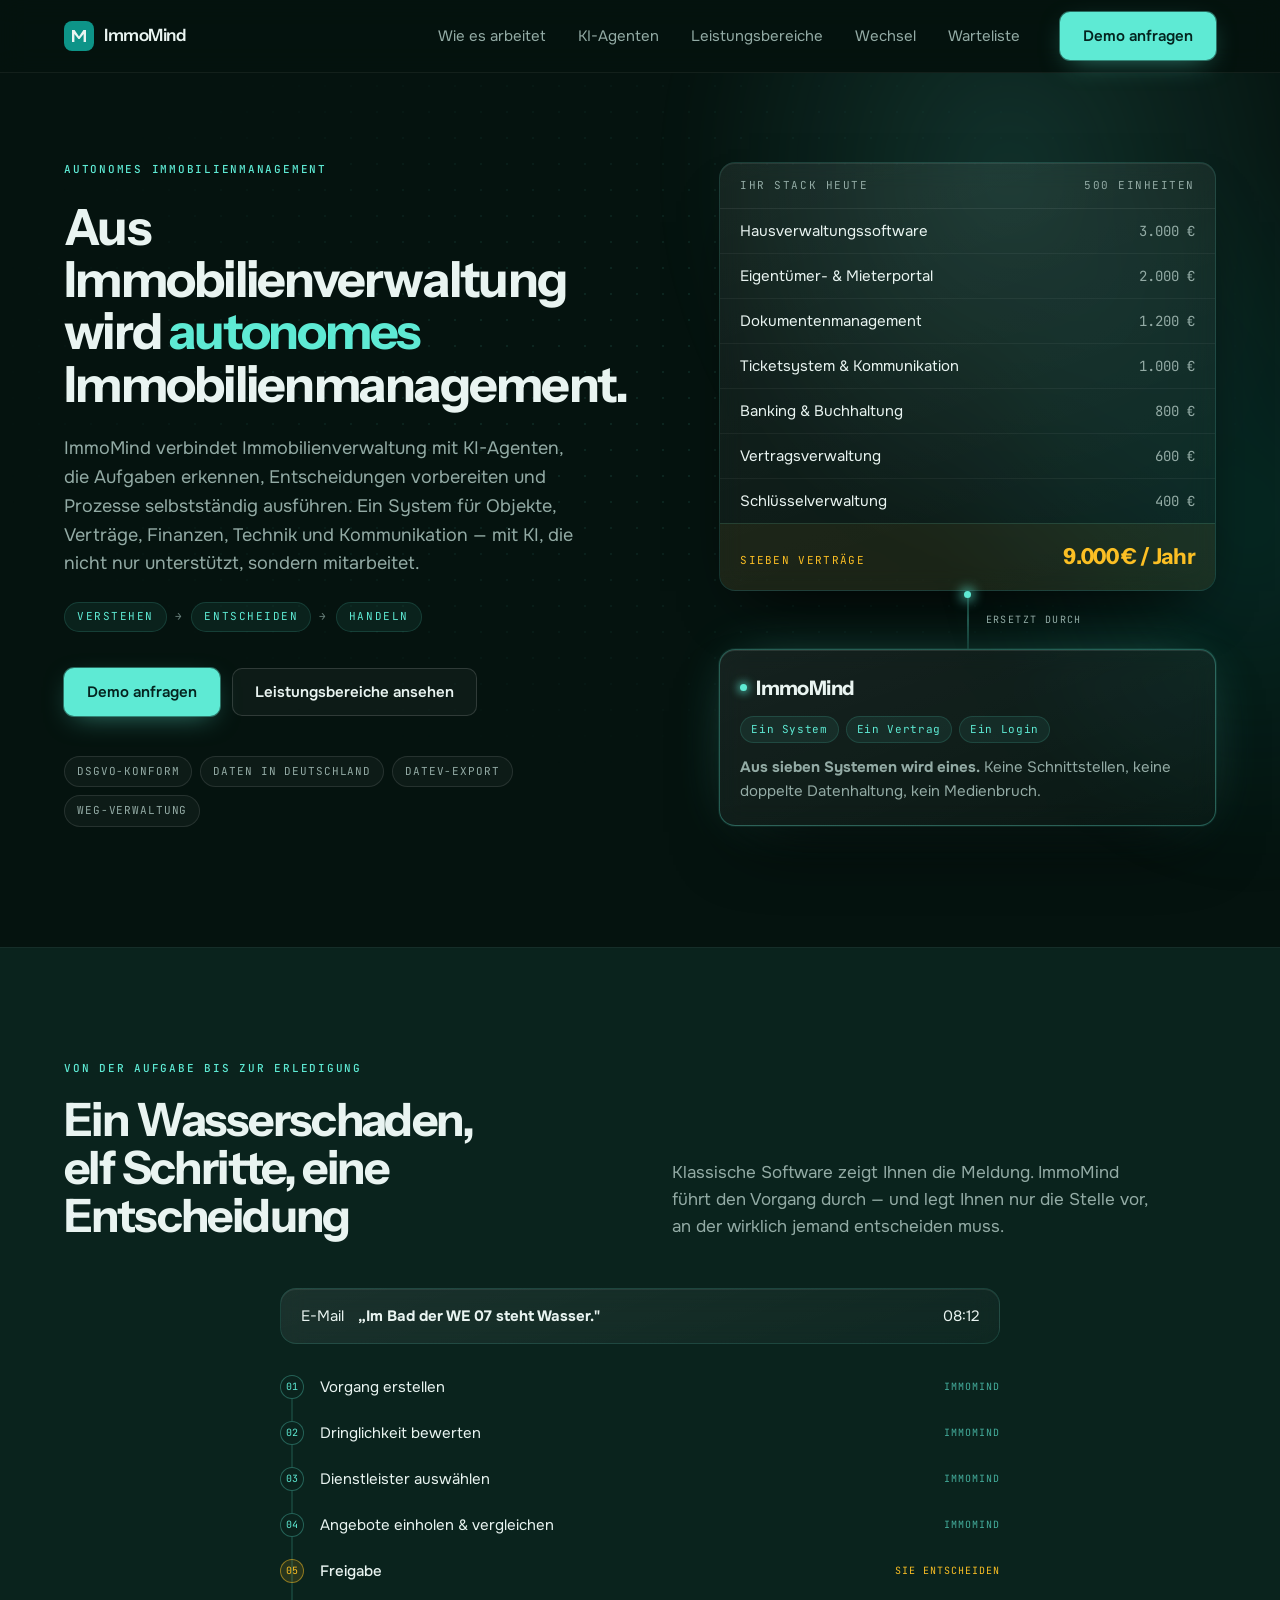
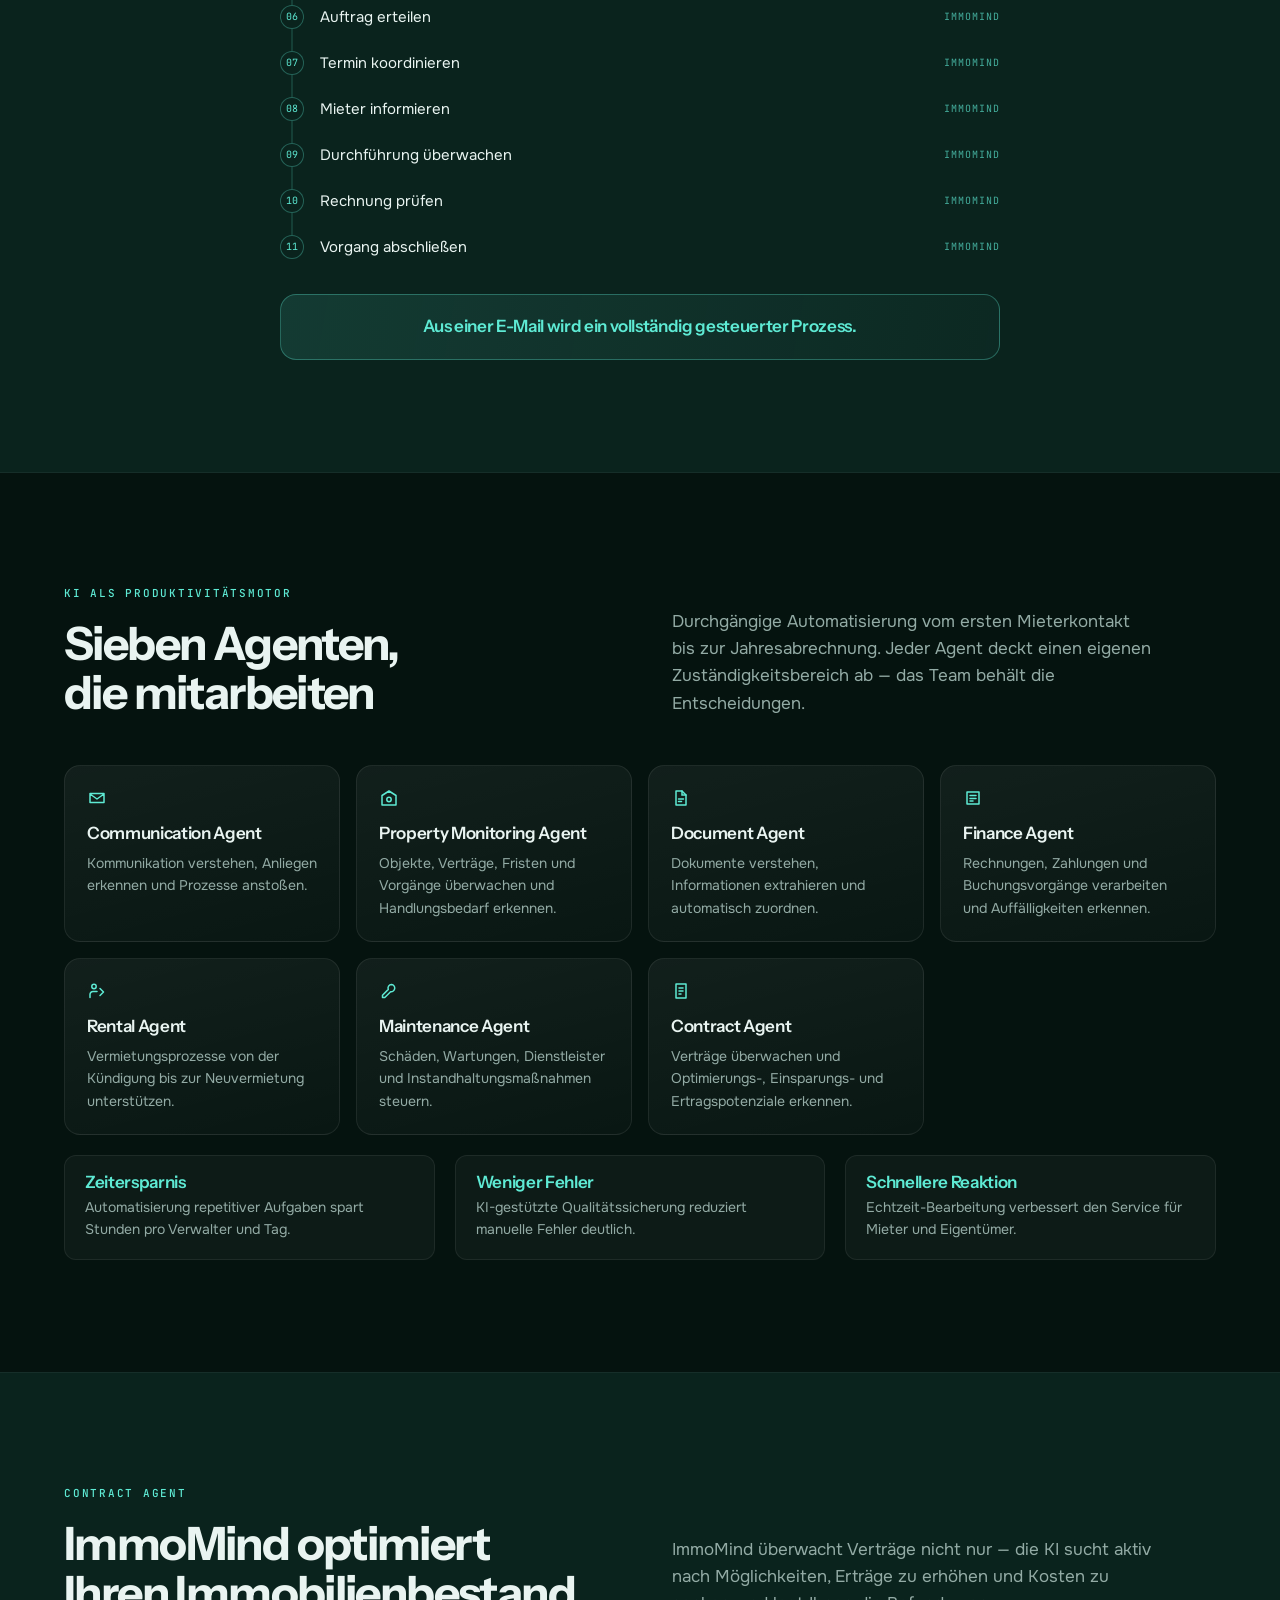
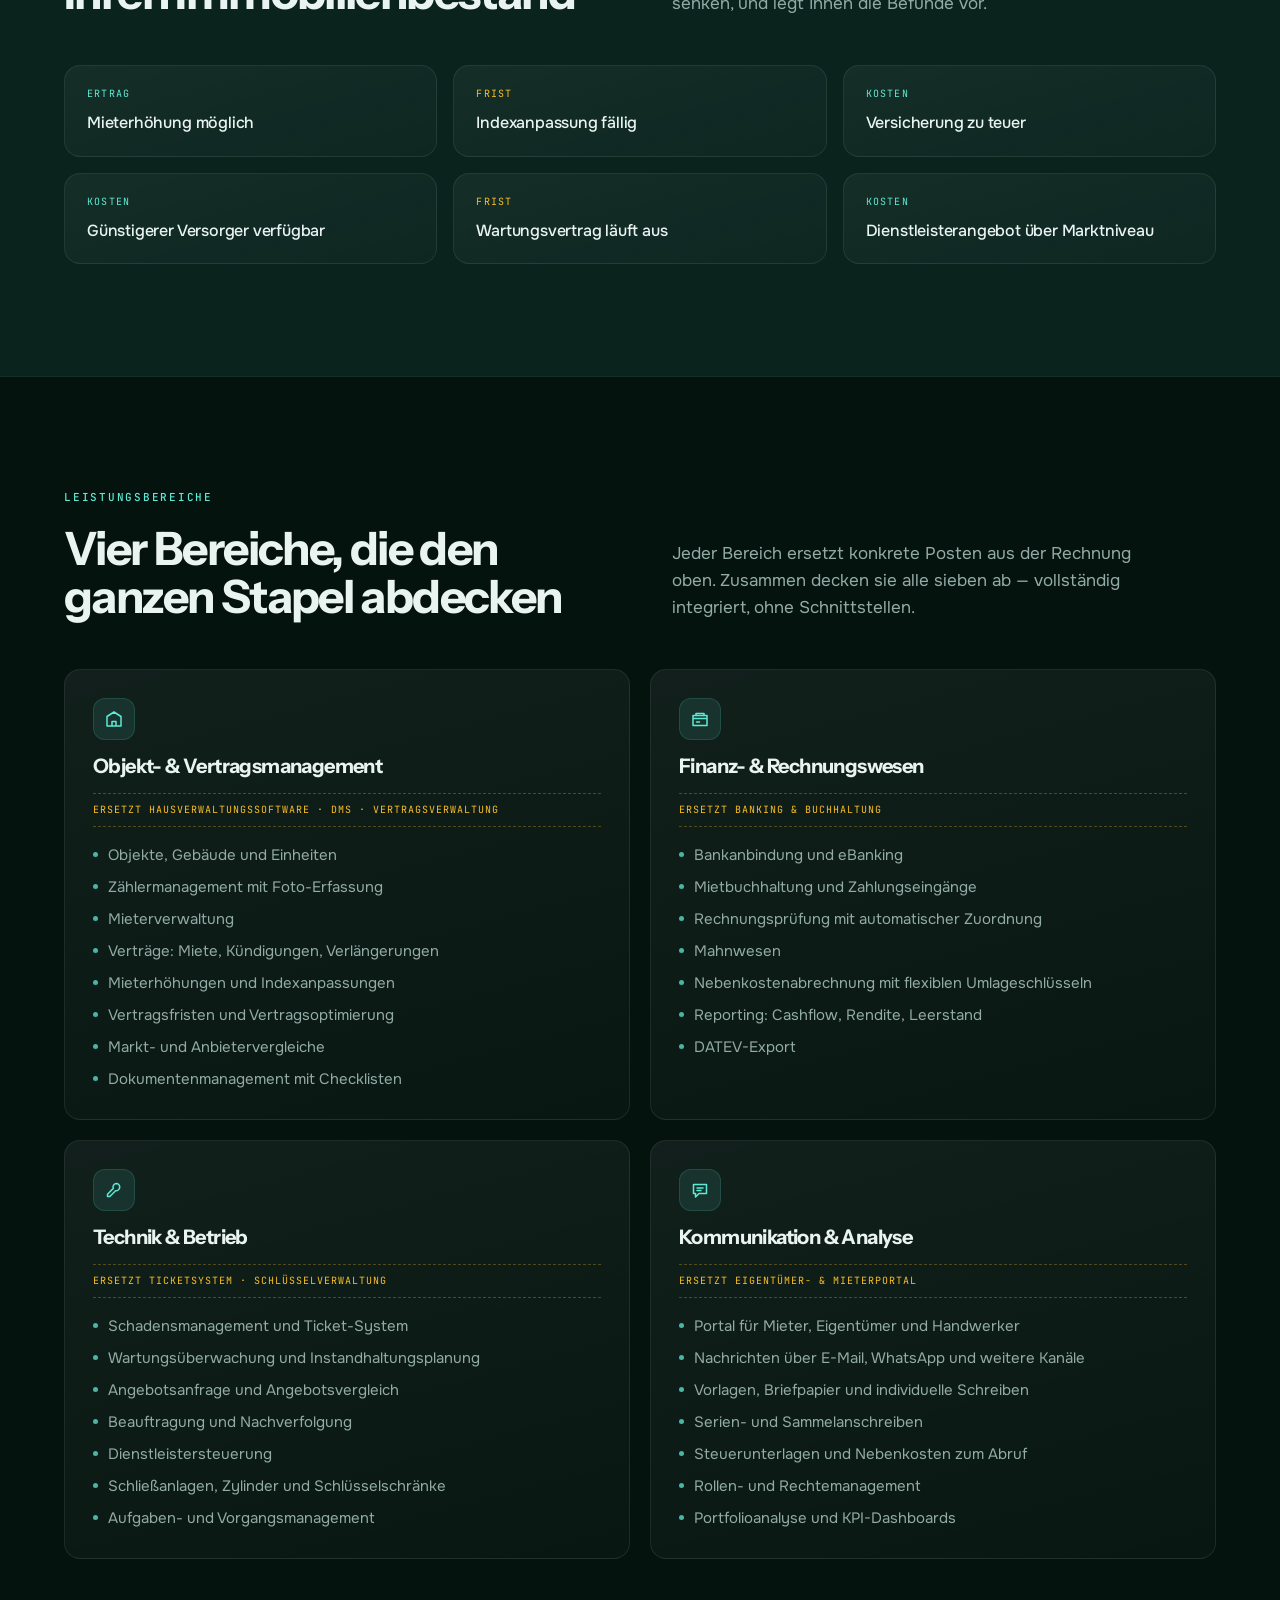
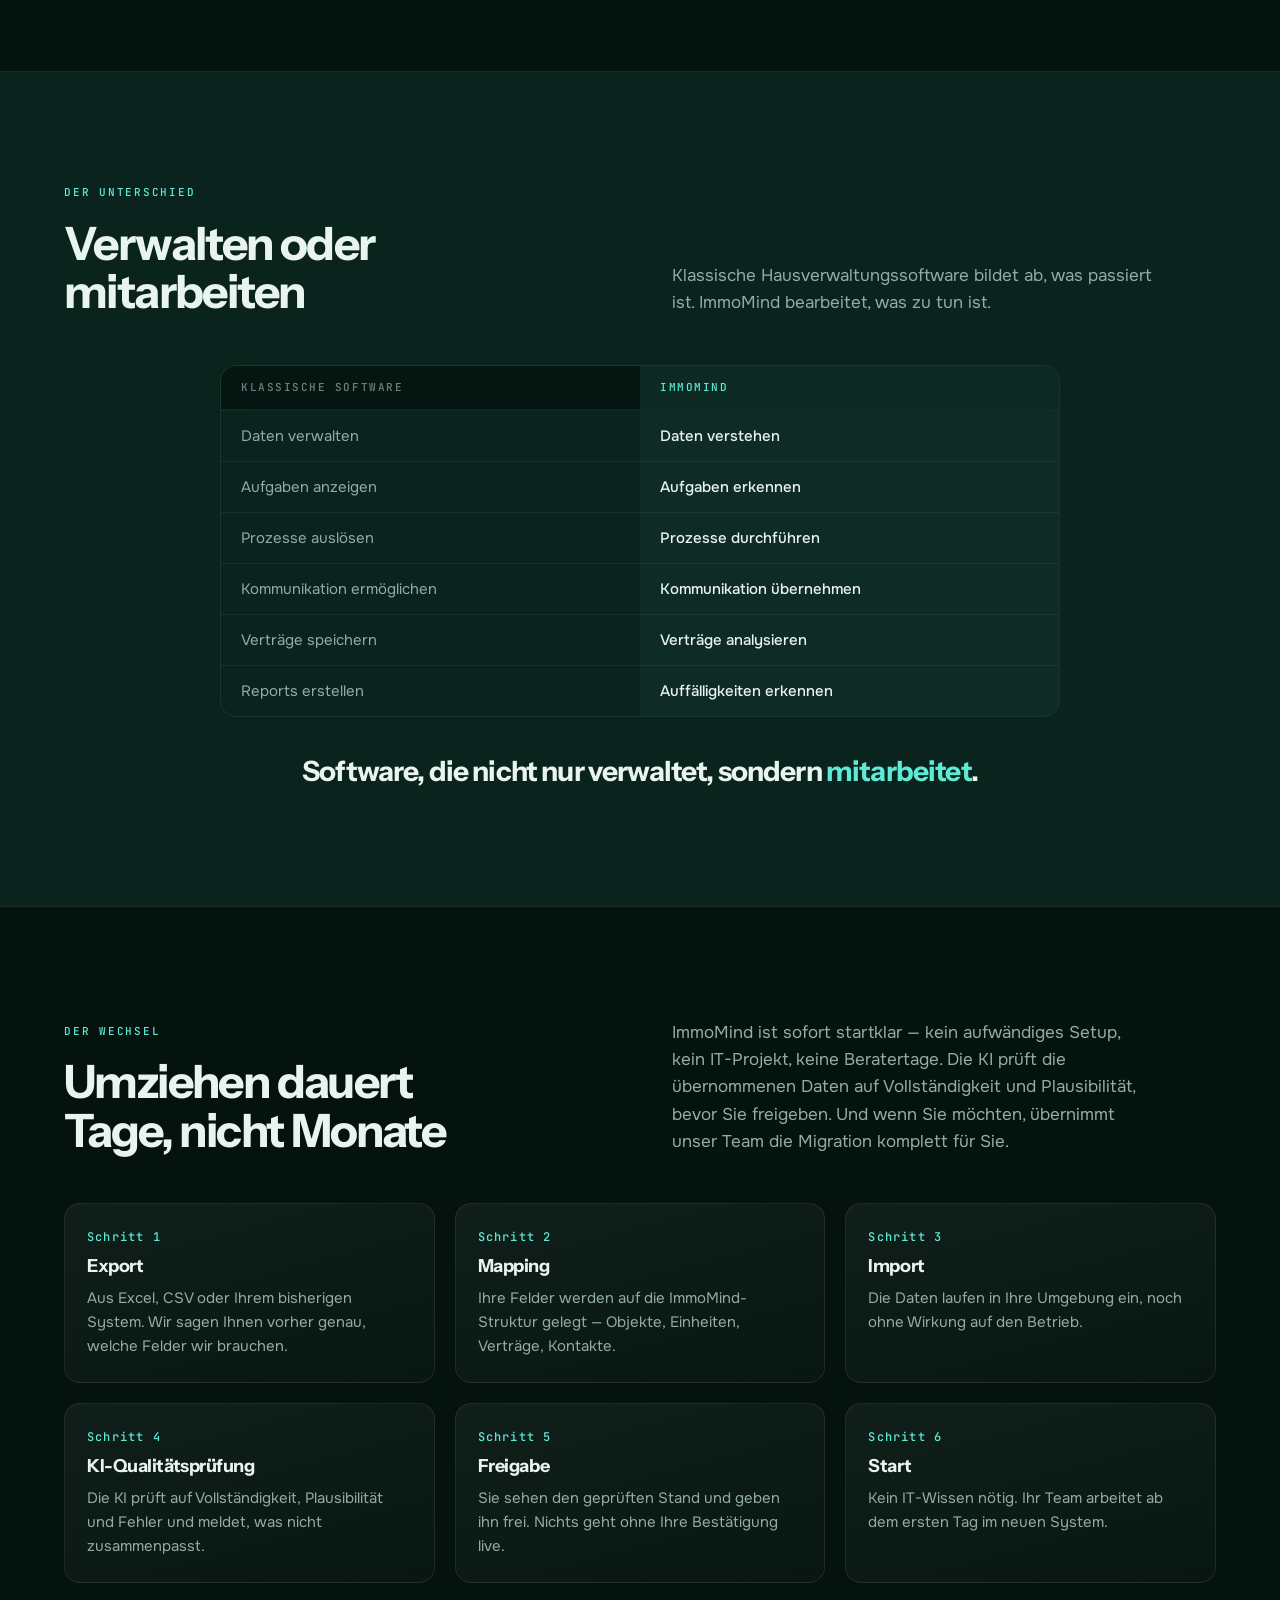
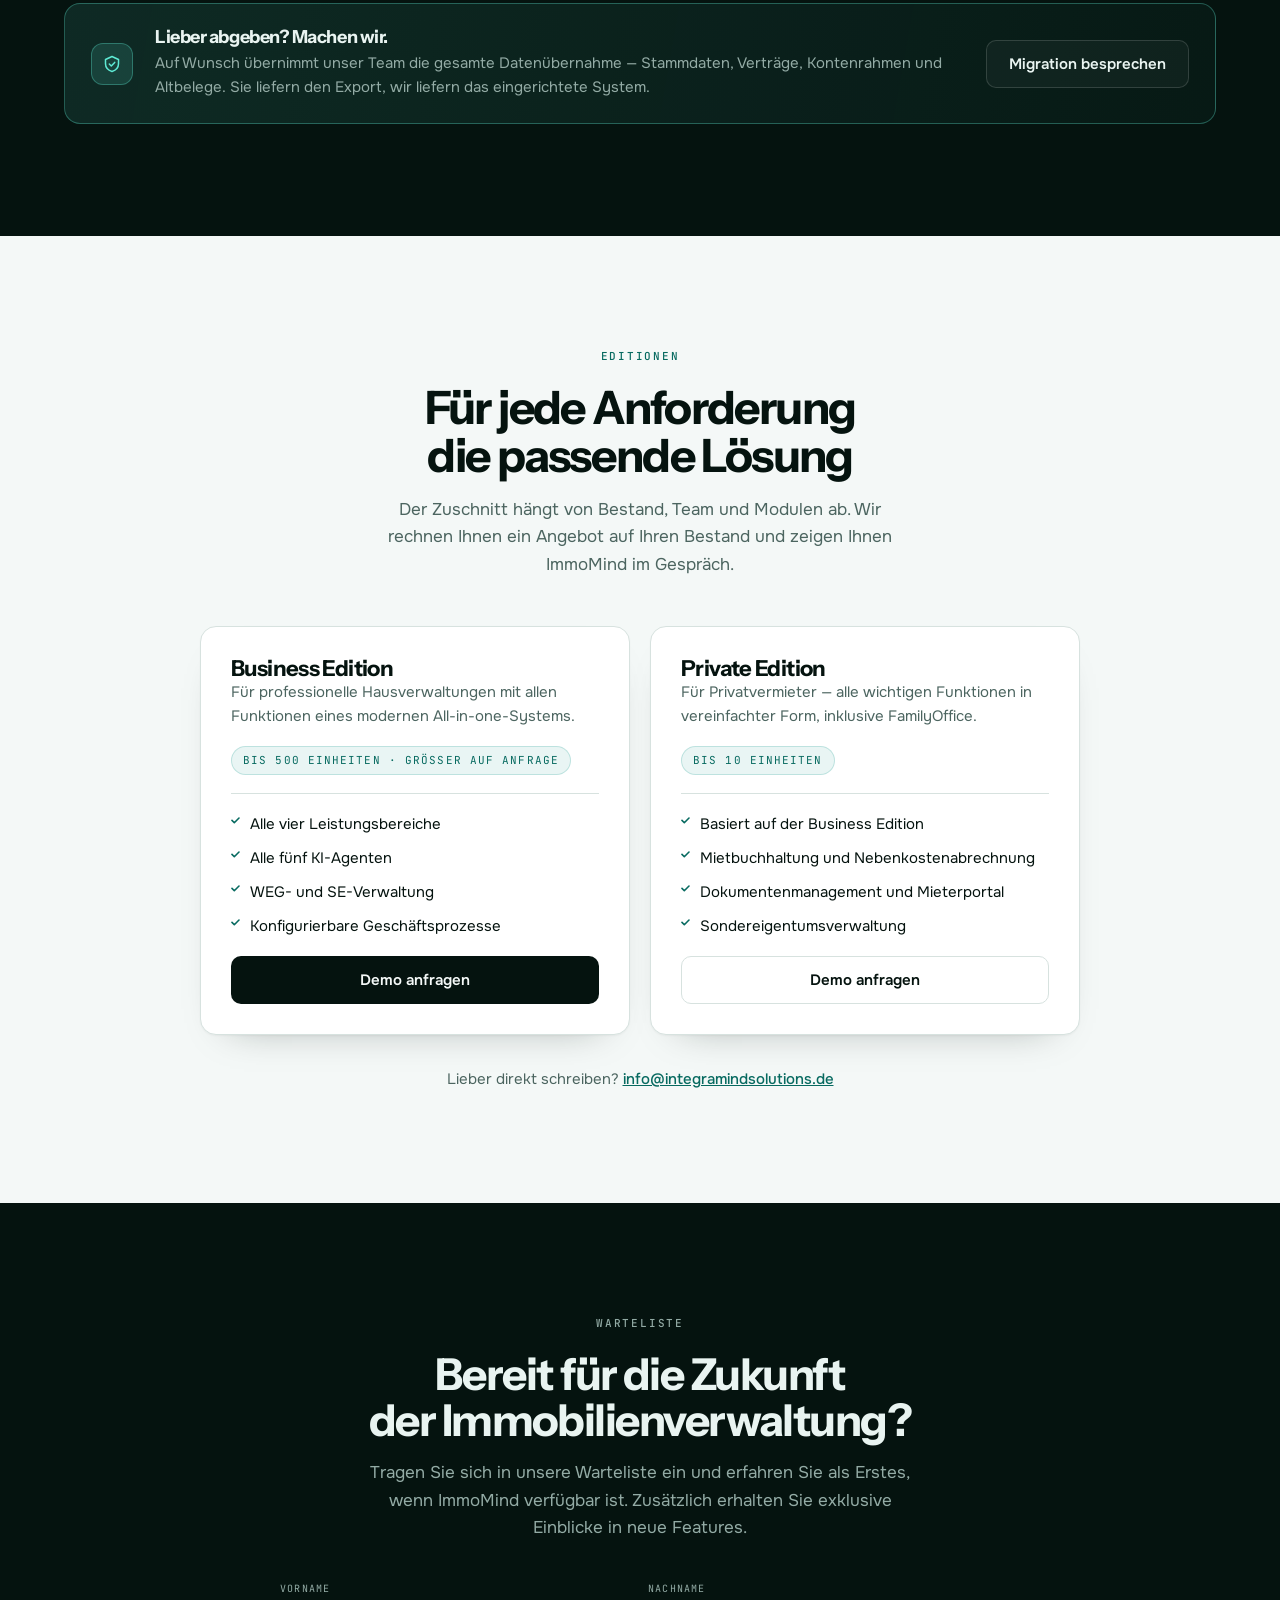
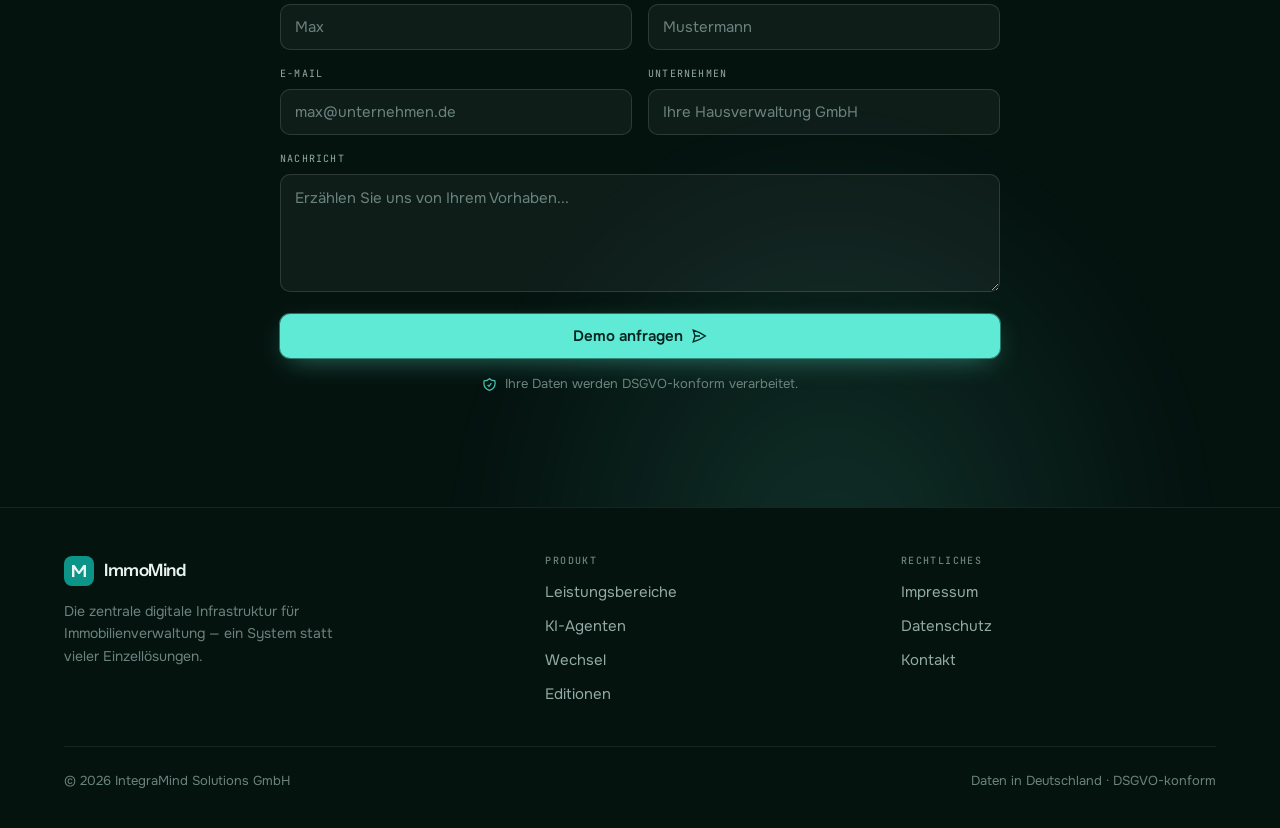
<file: index.html>
<!doctype html>
<html lang="de">
<head>
<meta charset="utf-8">
<meta name="viewport" content="width=device-width, initial-scale=1">
<title>ImmoMind — Autonomes Immobilienmanagement</title>
<meta name="description" content="ImmoMind verbindet Immobilienverwaltung mit KI-Agenten, die Aufgaben erkennen, Entscheidungen vorbereiten und Prozesse selbstständig ausführen. Ein System für Objekte, Verträge, Finanzen, Technik und Kommunikation. DSGVO-konform, Daten in Deutschland.">
<link rel="canonical" href="https://immomind.io/">

<meta property="og:type" content="website">
<meta property="og:site_name" content="ImmoMind">
<meta property="og:locale" content="de_DE">
<meta property="og:url" content="https://immomind.io/">
<meta property="og:title" content="ImmoMind — Autonomes Immobilienmanagement">
<meta property="og:description" content="ImmoMind verbindet Immobilienverwaltung mit KI-Agenten, die Aufgaben erkennen, Entscheidungen vorbereiten und Prozesse selbstständig ausführen. Ein System für Objekte, Verträge, Finanzen, Technik und Kommunikation. DSGVO-konform, Daten in Deutschland.">
<meta property="og:image" content="https://immomind.io/icons/immomind-512x512.png">
<meta name="twitter:card" content="summary">
<meta name="theme-color" content="#05130F">

<link rel="icon" href="icons/favicon.ico" sizes="any">
<link rel="icon" href="icons/immomind-32x32.png" type="image/png" sizes="32x32">
<link rel="icon" href="icons/immomind-512x512.png" type="image/png" sizes="512x512">
<link rel="apple-touch-icon" href="icons/immomind-512x512.png">

<link rel="preconnect" href="https://fonts.googleapis.com">
<link rel="preconnect" href="https://fonts.gstatic.com" crossorigin>
<link rel="stylesheet" href="https://fonts.googleapis.com/css2?family=Instrument+Sans:wght@400;500;600;700&family=Onest:wght@400;500;600&family=JetBrains+Mono:wght@400;500&display=swap">

<style>
:root {
  --grund:       #05130F;
  --grund-2:     #0A231D;
  --flaeche:     rgba(255, 255, 255, 0.035);
  --flaeche-2:   rgba(255, 255, 255, 0.06);
  --kante:       rgba(94, 234, 212, 0.14);
  --kante-hell:  rgba(94, 234, 212, 0.32);
  --mint:        #5EEAD4;
  --teal:        #0D9488;
  --teal-dunkel: #076A60;
  --text:        #E9F4F1;
  --text-weich:  #93ABA5;
  --text-still:  #6B837E;
  --bernstein:   #FBBF24;
  --hell:        #F4F8F7;
  --hell-karte:  #FFFFFF;
  --tinte:       #05130F;
  --tinte-weich: #4C6560;
  --linie-hell:  #D7E2DF;

  --display: "Instrument Sans", "Helvetica Neue", Arial, sans-serif;
  --body:    "Onest", -apple-system, BlinkMacSystemFont, "Segoe UI", sans-serif;
  --mono:    "JetBrains Mono", ui-monospace, "SF Mono", Menlo, monospace;

  --rand: clamp(1.25rem, 5vw, 4.5rem);
  --radius: 16px;
}

*, *::before, *::after { box-sizing: border-box; }

html { scroll-behavior: smooth; }

section[id] { scroll-margin-top: 92px; }

body {
  margin: 0;
  background: var(--grund);
  color: var(--text);
  font-family: var(--body);
  font-size: 1.0625rem;
  line-height: 1.6;
  -webkit-font-smoothing: antialiased;
}

h1, h2, h3 {
  font-family: var(--display);
  font-weight: 700;
  letter-spacing: -0.035em;
  line-height: 1.05;
  text-wrap: balance;
  margin: 0;
}

p { margin: 0; }

:focus-visible { outline: 2px solid var(--mint); outline-offset: 3px; border-radius: 4px; }

.band { padding-inline: var(--rand); position: relative; }
.innen { max-width: 1200px; margin-inline: auto; }

.eyebrow {
  font-family: var(--mono);
  font-size: 0.6875rem;
  font-weight: 500;
  letter-spacing: 0.16em;
  text-transform: uppercase;
  color: var(--mint);
  margin: 0;
}

.kopf {
  position: sticky; top: 0; z-index: 40;
  background: rgba(5, 19, 15, 0.72);
  backdrop-filter: blur(14px);
  border-bottom: 1px solid rgba(255, 255, 255, 0.06);
}

.kopf .innen { display: flex; align-items: center; gap: 2.5rem; height: 72px; }

.marke {
  display: flex; align-items: center; gap: 0.625rem;
  font-family: var(--display); font-weight: 600; font-size: 1.0625rem;
  letter-spacing: -0.025em; color: var(--text); text-decoration: none;
}

.kopf nav { display: flex; gap: 2rem; margin-left: auto; font-size: 0.9375rem; }
.kopf nav a { color: var(--text-weich); text-decoration: none; transition: color 0.18s; }
.kopf nav a:hover { color: var(--text); }

.knopf {
  font-family: var(--body); font-size: 0.9375rem; font-weight: 600;
  padding: 0.6875rem 1.375rem; border-radius: 10px; text-decoration: none;
  display: inline-flex; align-items: center; justify-content: center; gap: 0.5rem;
  border: 1px solid transparent; white-space: nowrap; cursor: pointer;
  transition: transform 0.18s, box-shadow 0.18s, background 0.18s, border-color 0.18s;
}

.knopf-mint {
  background: var(--mint); color: #04241F;
  box-shadow: 0 0 0 1px rgba(94,234,212,0.4), 0 8px 28px -10px rgba(94,234,212,0.55);
}
.knopf-mint:hover { transform: translateY(-1px); box-shadow: 0 0 0 1px rgba(94,234,212,0.55), 0 12px 34px -10px rgba(94,234,212,0.7); }

.knopf-glas { background: var(--flaeche); border-color: rgba(255,255,255,0.14); color: var(--text); }
.knopf-glas:hover { background: var(--flaeche-2); border-color: var(--kante-hell); }

.knopf-tinte { background: var(--tinte); color: var(--hell); }
.knopf-tinte:hover { transform: translateY(-1px); box-shadow: 0 10px 26px -12px rgba(5,19,15,0.6); }

.knopf-tinte-linie { border-color: var(--linie-hell); color: var(--tinte); }
.knopf-tinte-linie:hover { border-color: var(--tinte); }

.hero { padding-block: clamp(3.5rem, 8vw, 5.5rem) clamp(4.5rem, 10vw, 7.5rem); overflow: hidden; }

.hero::before {
  content: "";
  position: absolute; inset: -30% -10% auto 28%; height: 130%;
  background:
    radial-gradient(45% 50% at 62% 32%, rgba(94,234,212,0.15), transparent 70%),
    radial-gradient(40% 45% at 85% 62%, rgba(13,148,136,0.17), transparent 70%);
  filter: blur(30px); pointer-events: none; z-index: 0;
}

.hero::after {
  content: "";
  position: absolute; inset: 0;
  background-image: radial-gradient(rgba(94,234,212,0.09) 1px, transparent 1px);
  background-size: 26px 26px;
  mask-image: radial-gradient(70% 60% at 50% 35%, #000 20%, transparent 75%);
  pointer-events: none; z-index: 0;
}

.hero .innen {
  position: relative; z-index: 1;
  display: grid;
  grid-template-columns: minmax(0, 1.08fr) minmax(0, 0.92fr);
  gap: clamp(2.5rem, 6vw, 4.5rem);
  align-items: center;
}

.hero h1 {
  font-size: clamp(1.875rem, 3.9vw, 3.125rem);
  margin-block: 1.375rem 1.5rem;
  hyphens: auto;
  overflow-wrap: break-word;
}

.hero h1 .hervor {
  font-variant-numeric: tabular-nums;
  letter-spacing: -0.045em;
  color: var(--mint);
}

.hero-text { font-size: 1.125rem; color: var(--text-weich); max-width: 44ch; }

.hero-aktionen { display: flex; flex-wrap: wrap; gap: 0.75rem; margin-top: 2.25rem; }

.beleg { display: flex; flex-wrap: wrap; gap: 0.5rem; margin-top: 2.5rem; }

.beleg span {
  font-family: var(--mono); font-size: 0.6875rem; letter-spacing: 0.08em;
  text-transform: uppercase; color: var(--text-weich);
  border: 1px solid rgba(255,255,255,0.1); background: var(--flaeche);
  border-radius: 999px; padding: 0.375rem 0.75rem;
}

.buehne { position: relative; }

.glas {
  background: linear-gradient(160deg, rgba(255,255,255,0.07), rgba(255,255,255,0.025));
  border: 1px solid var(--kante);
  border-radius: var(--radius);
  backdrop-filter: blur(12px);
  box-shadow: inset 0 1px 0 rgba(255,255,255,0.08), 0 30px 60px -30px rgba(0,0,0,0.9);
}

.stapel { overflow: hidden; }

.stapel-kopf {
  display: flex; align-items: center; justify-content: space-between;
  padding: 0.875rem 1.25rem;
  border-bottom: 1px solid rgba(255,255,255,0.07);
  font-family: var(--mono); font-size: 0.6875rem; letter-spacing: 0.14em;
  text-transform: uppercase; color: var(--text-weich);
}

.posten {
  display: grid; grid-template-columns: 1fr auto;
  gap: 1rem; align-items: baseline;
  padding: 0.625rem 1.25rem;
  font-size: 0.9375rem;
}

.posten + .posten { border-top: 1px solid rgba(255,255,255,0.05); }

.posten .betrag {
  font-family: var(--mono); font-size: 0.875rem;
  font-variant-numeric: tabular-nums; color: var(--text-weich);
}

.stapel-summe {
  display: grid; grid-template-columns: 1fr auto;
  gap: 1rem; align-items: baseline;
  padding: 0.9375rem 1.25rem;
  border-top: 1px solid var(--kante);
  background: rgba(251,191,36,0.06);
}

.stapel-summe .label {
  font-family: var(--mono); font-size: 0.6875rem; letter-spacing: 0.12em;
  text-transform: uppercase; color: var(--bernstein);
}

.stapel-summe .betrag {
  font-family: var(--display); font-weight: 700; font-size: 1.375rem;
  letter-spacing: -0.03em; font-variant-numeric: tabular-nums;
  color: var(--bernstein);
}

.leitung {
  position: relative; height: 58px; width: 2px; margin-inline: auto;
  background: linear-gradient(180deg, var(--kante), var(--kante-hell), var(--kante));
  border-radius: 2px;
}

.laeufer {
  position: absolute; left: 50%; width: 7px; height: 7px; margin-left: -3.5px;
  border-radius: 50%; background: var(--mint);
  box-shadow: 0 0 12px 3px rgba(94,234,212,0.75);
  animation: laufen 2.8s cubic-bezier(0.6,0,0.4,1) infinite;
}

@keyframes laufen {
  0%        { top: -4px; opacity: 0; }
  12%       { opacity: 1; }
  70%, 100% { top: 54px; opacity: 0; }
}

.leitung-label {
  position: absolute; left: calc(50% + 1.125rem); top: 50%; transform: translateY(-50%);
  font-family: var(--mono); font-size: 0.625rem; letter-spacing: 0.14em;
  text-transform: uppercase; color: var(--text-weich); white-space: nowrap;
}

.ersatz {
  position: relative; overflow: hidden;
  border-color: var(--kante-hell);
  box-shadow:
    inset 0 1px 0 rgba(255,255,255,0.1),
    0 0 0 1px rgba(94,234,212,0.08),
    0 34px 70px -28px rgba(0,0,0,0.95),
    0 0 60px -22px rgba(94,234,212,0.45);
  padding: 1.375rem 1.25rem;
  display: grid; gap: 0.75rem;
}

.ersatz-marke {
  display: flex; align-items: center; gap: 0.5625rem;
  font-family: var(--display); font-weight: 700; font-size: 1.25rem;
  letter-spacing: -0.03em;
}

.funke {
  width: 7px; height: 7px; border-radius: 50%; background: var(--mint);
  box-shadow: 0 0 8px 2px rgba(94,234,212,0.7);
  animation: pochen 2.4s ease-in-out infinite;
}

@keyframes pochen { 0%, 100% { opacity: 1; } 50% { opacity: 0.35; } }

.ersatz-zeile { display: flex; flex-wrap: wrap; gap: 0.4375rem; }

.ersatz-zeile span {
  font-family: var(--mono); font-size: 0.6875rem; letter-spacing: 0.06em;
  color: var(--mint); border: 1px solid var(--kante);
  background: rgba(94,234,212,0.07);
  border-radius: 999px; padding: 0.25rem 0.625rem;
}

.ersatz-fuss { font-size: 0.9375rem; color: var(--text-weich); }

.bereiche { padding-block: clamp(4rem, 9vw, 7rem); }

.abschnitt-kopf {
  display: grid; grid-template-columns: minmax(0, 1fr) minmax(0, 1fr);
  gap: clamp(2rem, 5vw, 4rem); align-items: end; margin-bottom: 3rem;
}

.abschnitt-kopf h2 { font-size: clamp(1.875rem, 3.9vw, 2.875rem); margin-top: 1.125rem; }
.abschnitt-kopf > p { color: var(--text-weich); max-width: 44ch; }

.bereich-raster {
  display: grid; grid-template-columns: repeat(2, minmax(0, 1fr));
  gap: 1.25rem;
}

.bereich {
  position: relative;
  background: linear-gradient(165deg, rgba(255,255,255,0.055), rgba(255,255,255,0.02));
  border: 1px solid rgba(255,255,255,0.08);
  border-radius: var(--radius);
  padding: 1.75rem;
  display: grid; gap: 1rem; align-content: start;
  transition: border-color 0.25s, transform 0.25s, box-shadow 0.25s;
}

.bereich:hover {
  border-color: var(--kante-hell);
  transform: translateY(-2px);
  box-shadow: 0 24px 50px -30px rgba(0,0,0,0.9), 0 0 40px -24px rgba(94,234,212,0.5);
}

.bereich-symbol {
  width: 42px; height: 42px; border-radius: 12px;
  display: grid; place-items: center;
  background: rgba(94,234,212,0.1);
  border: 1px solid var(--kante);
}

.bereich h3 { font-size: 1.25rem; letter-spacing: -0.03em; }

.ersetzt {
  font-family: var(--mono); font-size: 0.625rem; letter-spacing: 0.1em;
  text-transform: uppercase; color: var(--bernstein);
  border-top: 1px dashed rgba(251,191,36,0.28);
  border-bottom: 1px dashed rgba(251,191,36,0.28);
  padding-block: 0.5rem;
}

.bereich ul { list-style: none; padding: 0; margin: 0; display: grid; gap: 0.5rem; }

.bereich li {
  display: grid; grid-template-columns: auto 1fr; gap: 0.625rem;
  font-size: 0.9375rem; color: var(--text-weich); align-items: start;
}

.tupfen {
  width: 5px; height: 5px; border-radius: 50%; background: var(--mint);
  margin-top: 0.5625rem; opacity: 0.75;
}

.agenten { padding-block: clamp(4rem, 9vw, 7rem); }

.agent-raster {
  display: grid; grid-template-columns: repeat(auto-fit, minmax(265px, 1fr));
  gap: 1rem;
}

.agent {
  background: linear-gradient(165deg, rgba(255,255,255,0.055), rgba(255,255,255,0.02));
  border: 1px solid rgba(255,255,255,0.08);
  border-radius: var(--radius);
  padding: 1.375rem;
  display: grid; gap: 0.5625rem; align-content: start;
  transition: border-color 0.25s, transform 0.25s, box-shadow 0.25s;
}

.agent:hover {
  border-color: var(--kante-hell);
  transform: translateY(-2px);
  box-shadow: 0 24px 50px -30px rgba(0,0,0,0.9), 0 0 40px -24px rgba(94,234,212,0.5);
}

.agent-symbol { color: var(--mint); }

.agent h3 { font-size: 1.0625rem; font-weight: 600; letter-spacing: -0.02em; }

.agent p { font-size: 0.875rem; color: var(--text-weich); }

.wirkung {
  display: grid; grid-template-columns: repeat(auto-fit, minmax(220px, 1fr));
  gap: 1.25rem; margin-top: 1.25rem;
}

.wirkung div {
  border: 1px solid rgba(255,255,255,0.07);
  border-radius: 12px; padding: 1.125rem 1.25rem;
  background: var(--flaeche);
}

.wirkung h3 {
  font-family: var(--display); font-size: 1.0625rem; font-weight: 600;
  letter-spacing: -0.02em; color: var(--mint); margin-bottom: 0.25rem;
}

.wirkung p { font-size: 0.875rem; color: var(--text-weich); }

.wechsel { padding-block: clamp(4rem, 9vw, 7rem); }

.schritte {
  display: grid; grid-template-columns: repeat(auto-fit, minmax(330px, 1fr));
  gap: 1.25rem; margin-bottom: 1.25rem;
}

.schritt {
  border: 1px solid rgba(255,255,255,0.08);
  border-radius: var(--radius);
  padding: 1.5rem 1.375rem;
  display: grid; gap: 0.625rem; align-content: start;
  background: linear-gradient(165deg, rgba(255,255,255,0.05), rgba(255,255,255,0.018));
}

.schritt-nr {
  font-family: var(--mono); font-size: 0.75rem; font-weight: 500;
  letter-spacing: 0.1em; color: var(--mint);
  font-variant-numeric: tabular-nums;
}

.schritt h3 { font-size: 1.125rem; letter-spacing: -0.025em; }
.schritt p { font-size: 0.9375rem; color: var(--text-weich); }

.hilfe {
  display: grid; grid-template-columns: auto minmax(0, 1fr) auto;
  gap: 1.375rem; align-items: center;
  border: 1px solid var(--kante-hell);
  border-radius: var(--radius);
  padding: 1.5rem 1.625rem;
  background: linear-gradient(100deg, rgba(94,234,212,0.11), rgba(94,234,212,0.03));
}

.hilfe-symbol {
  width: 42px; height: 42px; border-radius: 12px;
  display: grid; place-items: center; flex-shrink: 0;
  background: rgba(94,234,212,0.13);
  border: 1px solid var(--kante-hell);
}

.hilfe h3 { font-size: 1.125rem; letter-spacing: -0.025em; margin-bottom: 0.25rem; }
.hilfe p { font-size: 0.9375rem; color: var(--text-weich); }

.editionen { background: var(--hell); color: var(--tinte); padding-block: clamp(4rem, 9vw, 7rem); }
.editionen .eyebrow { color: var(--teal-dunkel); }

.editionen-kopf { text-align: center; max-width: 48ch; margin: 0 auto 3rem; }
.editionen-kopf h2 { font-size: clamp(1.875rem, 3.9vw, 2.875rem); margin-block: 1.125rem 1rem; }
.editionen-kopf p { color: var(--tinte-weich); }

.karten {
  display: grid; grid-template-columns: repeat(auto-fit, minmax(300px, 1fr));
  gap: 1.25rem; max-width: 880px; margin-inline: auto;
}

.karte {
  background: var(--hell-karte); border: 1px solid var(--linie-hell);
  border-radius: var(--radius); padding: 1.875rem;
  display: grid; gap: 1.125rem; align-content: start;
  box-shadow: 0 1px 2px rgba(5,19,15,0.04), 0 18px 40px -30px rgba(5,19,15,0.4);
}

.karte h3 { font-size: 1.375rem; letter-spacing: -0.028em; }
.karte-fuer { font-size: 0.9375rem; color: var(--tinte-weich); }

.umfang {
  font-family: var(--mono); font-size: 0.6875rem; letter-spacing: 0.1em;
  text-transform: uppercase; color: var(--teal-dunkel);
  background: rgba(13,148,136,0.09); border: 1px solid rgba(13,148,136,0.2);
  border-radius: 999px; padding: 0.3125rem 0.6875rem; justify-self: start;
}

.karte ul {
  list-style: none; padding: 0; margin: 0; display: grid; gap: 0.625rem;
  border-top: 1px solid var(--linie-hell); padding-top: 1.125rem;
}

.karte li { display: grid; grid-template-columns: auto 1fr; gap: 0.625rem; font-size: 0.9375rem; align-items: start; }
.karte li svg { margin-top: 0.3125rem; }
.karte .knopf { width: 100%; }

.anfrage-hinweis { text-align: center; margin-top: 2rem; font-size: 0.9375rem; color: var(--tinte-weich); }
.anfrage-hinweis a { color: var(--teal-dunkel); font-weight: 500; }

.interesse { padding-block: clamp(4rem, 9vw, 7rem); overflow: hidden; }

.interesse::before {
  content: "";
  position: absolute; inset: auto -10% -40% 20%; height: 120%;
  background: radial-gradient(45% 55% at 50% 70%, rgba(94,234,212,0.13), transparent 70%);
  filter: blur(34px); pointer-events: none; z-index: 0;
}

.interesse .innen { position: relative; z-index: 1; max-width: 720px; }

.interesse-kopf { text-align: center; margin-bottom: 2.5rem; }
.interesse-kopf h2 { font-size: clamp(1.875rem, 3.9vw, 2.75rem); margin-block: 1.125rem 1rem; }
.interesse-kopf p { color: var(--text-weich); max-width: 52ch; margin-inline: auto; }

.formular { display: grid; gap: 1rem; }

.feld-paar { display: grid; grid-template-columns: repeat(2, minmax(0, 1fr)); gap: 1rem; }

.feld { display: grid; gap: 0.4375rem; }

.feld label {
  font-family: var(--mono); font-size: 0.625rem; letter-spacing: 0.12em;
  text-transform: uppercase; color: var(--text-weich);
}

.feld input,
.feld textarea {
  font-family: var(--body); font-size: 0.9375rem; color: var(--text);
  background: rgba(255,255,255,0.045);
  border: 1px solid rgba(255,255,255,0.13);
  border-radius: 10px;
  padding: 0.75rem 0.875rem;
  width: 100%;
  transition: border-color 0.18s, background 0.18s;
}

.feld textarea { min-height: 118px; resize: vertical; line-height: 1.55; }

.feld input::placeholder,
.feld textarea::placeholder { color: var(--text-still); }

.feld input:hover,
.feld textarea:hover { border-color: rgba(255,255,255,0.22); }

.feld input:focus,
.feld textarea:focus {
  outline: none;
  border-color: var(--kante-hell);
  background: rgba(255,255,255,0.07);
  box-shadow: 0 0 0 3px rgba(94,234,212,0.12);
}

.formular .knopf { margin-top: 0.375rem; }

.kleingedruckt {
  display: flex; align-items: center; justify-content: center;
  gap: 0.5rem;
  font-size: 0.8125rem; color: var(--text-still); text-align: center;
}

.kleingedruckt svg { flex-shrink: 0; color: var(--mint); opacity: 0.8; }

.kleingedruckt a { color: var(--text-weich); }

.honig { position: absolute; left: -9999px; width: 1px; height: 1px; overflow: hidden; }

.meldung {
  border-radius: var(--radius);
  padding: 1.5rem 1.625rem;
  display: grid; gap: 0.5rem;
}

.meldung h3 { font-size: 1.25rem; letter-spacing: -0.028em; }
.meldung p { font-size: 0.9375rem; color: var(--text-weich); }

.meldung-gut {
  border: 1px solid var(--kante-hell);
  background: linear-gradient(100deg, rgba(94,234,212,0.12), rgba(94,234,212,0.03));
}
.meldung-gut h3 { color: var(--mint); }

.meldung-schlecht {
  border: 1px solid rgba(251,191,36,0.35);
  background: rgba(251,191,36,0.07);
}
.meldung-schlecht h3 { color: var(--bernstein); }
.meldung-schlecht a { color: var(--bernstein); }

[hidden] { display: none !important; }

.fuss {
  border-top: 1px solid rgba(255,255,255,0.07);
  padding-block: 3rem 2.25rem;
}

.fuss .innen {
  display: grid;
  grid-template-columns: minmax(0, 1.4fr) repeat(2, minmax(0, 1fr));
  gap: 2.5rem;
}

.fuss-marke { display: grid; gap: 0.875rem; align-content: start; }
.fuss-marke p { font-size: 0.875rem; color: var(--text-still); max-width: 32ch; }

.fuss-spalte { display: grid; gap: 0.625rem; align-content: start; }

.fuss-spalte h3 {
  font-family: var(--mono); font-size: 0.625rem; font-weight: 500;
  letter-spacing: 0.14em; text-transform: uppercase; color: var(--text-still);
  margin-bottom: 0.25rem;
}

.fuss-spalte a {
  font-size: 0.9375rem; color: var(--text-weich);
  text-decoration: none; transition: color 0.18s;
}
.fuss-spalte a:hover { color: var(--text); }

.fuss-unten {
  max-width: 1200px; margin: 2.5rem auto 0;
  padding-top: 1.5rem;
  border-top: 1px solid rgba(255,255,255,0.07);
  display: flex; flex-wrap: wrap; gap: 1rem; justify-content: space-between;
  font-size: 0.8125rem; color: var(--text-still);
}

@keyframes auf { from { opacity: 0; transform: translateY(16px); } to { opacity: 1; transform: none; } }

.hero-inhalt > * { animation: auf 0.65s cubic-bezier(0.22,1,0.36,1) backwards; }
.hero-inhalt > :nth-child(1) { animation-delay: 0.05s; }
.hero-inhalt > :nth-child(2) { animation-delay: 0.13s; }
.hero-inhalt > :nth-child(3) { animation-delay: 0.21s; }
.hero-inhalt > :nth-child(4) { animation-delay: 0.29s; }
.hero-inhalt > :nth-child(5) { animation-delay: 0.37s; }

.stapel  { animation: auf 0.75s cubic-bezier(0.22,1,0.36,1) 0.35s backwards; }
.leitung { animation: auf 0.5s ease-out 0.8s backwards; }
.ersatz  { animation: auf 0.8s cubic-bezier(0.22,1,0.36,1) 0.95s backwards; }

.enthuellen {
  opacity: 0; transform: translateY(24px);
  transition: opacity 0.75s cubic-bezier(0.22,1,0.36,1), transform 0.75s cubic-bezier(0.22,1,0.36,1);
}
.enthuellen.da { opacity: 1; transform: none; }

@media (prefers-reduced-motion: reduce) {
  html { scroll-behavior: auto; }
  *, *::before, *::after { animation: none !important; transition: none !important; }
  .enthuellen { opacity: 1; transform: none; }
  .laeufer { display: none; }
}

@media (max-width: 880px) {
  .hero .innen, .abschnitt-kopf, .bereich-raster { grid-template-columns: minmax(0, 1fr); }
  .befunde { grid-template-columns: repeat(2, minmax(0, 1fr)); }
  .abschnitt-kopf { align-items: start; }
  .kopf nav { display: none; }
  .kopf .innen { gap: 1rem; }
  .kopf .knopf { margin-left: auto; }
}

@media (max-width: 760px) {
  .fuss .innen { grid-template-columns: repeat(2, minmax(0, 1fr)); }
  .fuss-marke { grid-column: 1 / -1; }
}

@media (max-width: 520px) {
  .leitung-label { display: none; }
  .feld-paar { grid-template-columns: minmax(0, 1fr); }
  .fuss .innen { grid-template-columns: minmax(0, 1fr); gap: 2rem; }
  .hilfe { grid-template-columns: minmax(0, 1fr); gap: 1rem; justify-items: start; }
  .posten { grid-template-columns: 1fr auto; }
  .bereich { padding: 1.375rem; }
}
.dreiklang {
  display: flex; flex-wrap: wrap; gap: 0.5rem; align-items: center;
  margin-top: 1.5rem;
  font-family: var(--mono); font-size: 0.6875rem; letter-spacing: 0.14em;
  text-transform: uppercase;
}
.dreiklang span {
  color: var(--mint); border: 1px solid var(--kante);
  background: rgba(94,234,212,0.07); border-radius: 999px; padding: 0.3125rem 0.75rem;
}
.dreiklang i { font-style: normal; color: var(--text-still); }

.prozess {
  background: var(--grund-2); padding-block: clamp(4rem, 9vw, 7rem);
  border-block: 1px solid rgba(255,255,255,0.05);
}

.kette { max-width: 720px; margin-inline: auto; }

.ausloeser {
  display: grid; grid-template-columns: auto 1fr auto; gap: 0.875rem;
  align-items: center; padding: 0.9375rem 1.25rem; font-size: 0.9375rem;
}

.kettenliste { list-style: none; margin: 1.25rem 0 0; padding: 0; }

.glied {
  position: relative;
  display: grid; grid-template-columns: auto 1fr auto; gap: 1rem;
  align-items: center; padding-block: 0.6875rem;
}
.glied::before {
  content: ""; position: absolute; left: 11px; top: 0; bottom: 0;
  width: 2px; background: var(--kante);
}
.glied:first-child::before { top: 50%; }
.glied:last-child::before  { bottom: 50%; }

.knoten {
  position: relative; z-index: 1;
  width: 24px; height: 24px; border-radius: 50%;
  display: grid; place-items: center;
  background: var(--grund-2); border: 1px solid var(--kante-hell);
  font-family: var(--mono); font-size: 0.625rem; color: var(--mint);
  font-variant-numeric: tabular-nums;
}
.glied[data-akteur="mensch"] .knoten {
  border-color: rgba(251,191,36,0.5); color: var(--bernstein);
  background: rgba(251,191,36,0.12);
}

.glied-name { font-size: 0.9375rem; }
.glied[data-akteur="mensch"] .glied-name { font-weight: 500; }

.akteur {
  font-family: var(--mono); font-size: 0.625rem; letter-spacing: 0.1em;
  text-transform: uppercase; white-space: nowrap;
  color: var(--mint); opacity: 0.7;
}
.glied[data-akteur="mensch"] .akteur { color: var(--bernstein); opacity: 1; }

.kettenschluss {
  margin-top: 1.5rem; padding: 1.125rem 1.375rem;
  border: 1px solid var(--kante-hell); border-radius: var(--radius);
  background: linear-gradient(100deg, rgba(94,234,212,0.12), rgba(94,234,212,0.03));
  font-family: var(--display); font-weight: 600; font-size: 1.0625rem;
  letter-spacing: -0.02em; color: var(--mint); text-align: center;
}

.spotlight {
  background: var(--grund-2); padding-block: clamp(4rem, 9vw, 7rem);
  border-block: 1px solid rgba(255,255,255,0.05);
}

.befunde {
  display: grid; grid-template-columns: repeat(3, minmax(0, 1fr));
  gap: 1rem;
}

.befund {
  border: 1px solid rgba(255,255,255,0.08); border-radius: var(--radius);
  padding: 1.25rem 1.375rem; display: grid; gap: 0.5rem; align-content: start;
  background: linear-gradient(165deg, rgba(255,255,255,0.05), rgba(255,255,255,0.018));
}
.befund .art {
  font-family: var(--mono); font-size: 0.625rem; letter-spacing: 0.12em;
  text-transform: uppercase; color: var(--mint);
}
.befund[data-art="frist"] .art { color: var(--bernstein); }
.befund p { font-size: 1rem; font-weight: 500; letter-spacing: -0.012em; }

.vergleich {
  background: var(--grund-2); padding-block: clamp(4rem, 9vw, 7rem);
  border-block: 1px solid rgba(255,255,255,0.05);
}

.gegenueber {
  max-width: 840px; margin-inline: auto;
  border: 1px solid rgba(255,255,255,0.08); border-radius: var(--radius);
  overflow: hidden;
}

.gegen-zeile { display: grid; grid-template-columns: 1fr 1fr; }

.gegen-zeile > * { padding: 0.8125rem 1.25rem; font-size: 0.9375rem; }
.gegen-zeile + .gegen-zeile > * { border-top: 1px solid rgba(255,255,255,0.06); }

.gegen-zeile .alt { color: var(--text-weich); }
.gegen-zeile .neu { color: var(--text); font-weight: 500; background: rgba(94,234,212,0.045); }

.gegen-zeile.kopf > * {
  font-family: var(--mono); font-size: 0.6875rem; letter-spacing: 0.14em;
  text-transform: uppercase; font-weight: 500;
}
.gegen-zeile.kopf .alt { color: var(--text-still); }
.gegen-zeile.kopf .neu { color: var(--mint); background: rgba(94,234,212,0.09); }

.kernaussage {
  max-width: 840px; margin: 2rem auto 0; text-align: center;
  font-family: var(--display); font-weight: 700;
  font-size: clamp(1.25rem, 2.6vw, 1.75rem); letter-spacing: -0.03em;
}
.kernaussage span { color: var(--mint); }

@media (max-width: 520px) {
  .ausloeser { grid-template-columns: auto 1fr; row-gap: 0.25rem; }
  .ausloeser .uhr { grid-column: 2; }
  .glied { grid-template-columns: auto 1fr; row-gap: 0.125rem; }
  .glied .akteur { grid-column: 2; }
  .befunde { grid-template-columns: minmax(0, 1fr); }
  .gegen-zeile { grid-template-columns: minmax(0, 1fr); }
  .gegen-zeile + .gegen-zeile .alt { border-top: 1px solid rgba(255,255,255,0.06); }
  .gegen-zeile .neu { border-top: none; }
}

</style>
</head>
<body>
<header class="kopf band">
  <div class="innen">
    <a class="marke" href="#">
      <svg width="30" height="30" viewBox="0 0 30 30" aria-hidden="true">
        <rect width="30" height="30" rx="8" fill="#0D9488"/>
        <path d="M8 21V9h2.6l4.4 6.4L19.4 9H22v12h-2.4v-7.9L15.6 18h-1.2l-4-4.9V21H8Z" fill="#E9F4F1"/>
      </svg>
      ImmoMind
    </a>
    <nav>
      <a href="#prozess">Wie es arbeitet</a>
      <a href="#agenten">KI-Agenten</a>
      <a href="#bereiche">Leistungsbereiche</a>
      <a href="#wechsel">Wechsel</a>
      <a href="#interesse">Warteliste</a>
    </nav>
    <a class="knopf knopf-mint" href="#interesse">Demo anfragen</a>
  </div>
</header>

<main>

  <section class="hero band">
    <div class="innen">

      <div class="hero-inhalt">
        <p class="eyebrow">Autonomes Immobilienmanagement</p>
        <h1>Aus Immobilienverwaltung wird <span class="hervor">autonomes</span> Immobilienmanagement.</h1>
        <p class="hero-text">
          ImmoMind verbindet Immobilienverwaltung mit KI-Agenten, die Aufgaben erkennen,
          Entscheidungen vorbereiten und Prozesse selbstständig ausführen. Ein System für
          Objekte, Verträge, Finanzen, Technik und Kommunikation — mit KI, die nicht nur
          unterstützt, sondern mitarbeitet.
        </p>
        <p class="dreiklang"><span>Verstehen</span><i>→</i><span>Entscheiden</span><i>→</i><span>Handeln</span></p>
        <div class="hero-aktionen">
          <a class="knopf knopf-mint" href="#interesse">Demo anfragen</a>
          <a class="knopf knopf-glas" href="#bereiche">Leistungsbereiche ansehen</a>
        </div>
        <div class="beleg">
          <span>DSGVO-konform</span>
          <span>Daten in Deutschland</span>
          <span>DATEV-Export</span>
          <span>WEG-Verwaltung</span>
        </div>
      </div>

      <div class="buehne">

        <div class="glas stapel">
          <div class="stapel-kopf">
            <span>Ihr Stack heute</span>
            <span>500 Einheiten</span>
          </div>
          <div class="posten"><span>Hausverwaltungssoftware</span><span class="betrag">3.000 €</span></div>
          <div class="posten"><span>Eigentümer- &amp; Mieterportal</span><span class="betrag">2.000 €</span></div>
          <div class="posten"><span>Dokumentenmanagement</span><span class="betrag">1.200 €</span></div>
          <div class="posten"><span>Ticketsystem &amp; Kommunikation</span><span class="betrag">1.000 €</span></div>
          <div class="posten"><span>Banking &amp; Buchhaltung</span><span class="betrag">800 €</span></div>
          <div class="posten"><span>Vertragsverwaltung</span><span class="betrag">600 €</span></div>
          <div class="posten"><span>Schlüsselverwaltung</span><span class="betrag">400 €</span></div>
          <div class="stapel-summe">
            <span class="label">Sieben Verträge</span>
            <span class="betrag">9.000 € / Jahr</span>
          </div>
        </div>

        <div class="leitung">
          <span class="laeufer"></span>
          <span class="leitung-label">ersetzt durch</span>
        </div>

        <div class="glas ersatz">
          <p class="ersatz-marke"><span class="funke"></span>ImmoMind</p>
          <div class="ersatz-zeile">
            <span>Ein System</span>
            <span>Ein Vertrag</span>
            <span>Ein Login</span>
          </div>
          <p class="ersatz-fuss"><strong>Aus sieben Systemen wird eines.</strong> Keine Schnittstellen,
          keine doppelte Datenhaltung, kein Medienbruch.</p>
        </div>

      </div>

    </div>
  </section>

  <section class="prozess band" id="prozess">
    <div class="innen">

      <div class="abschnitt-kopf enthuellen">
        <div>
          <p class="eyebrow">Von der Aufgabe bis zur Erledigung</p>
          <h2>Ein Wasserschaden, elf Schritte, eine Entscheidung</h2>
        </div>
        <p>
          Klassische Software zeigt Ihnen die Meldung. ImmoMind führt den Vorgang durch —
          und legt Ihnen nur die Stelle vor, an der wirklich jemand entscheiden muss.
        </p>
      </div>

      <div class="kette enthuellen">

        <div class="glas ausloeser">
          <span class="kanal">E-Mail</span>
          <span class="eingang-text"><strong>„Im Bad der WE 07 steht Wasser."</strong></span>
          <span class="uhr">08:12</span>
        </div>

        <ol class="kettenliste">
          <li class="glied" data-akteur="ki">
            <span class="knoten">01</span>
            <span class="glied-name">Vorgang erstellen</span>
            <span class="akteur">ImmoMind</span>
          </li>
          <li class="glied" data-akteur="ki">
            <span class="knoten">02</span>
            <span class="glied-name">Dringlichkeit bewerten</span>
            <span class="akteur">ImmoMind</span>
          </li>
          <li class="glied" data-akteur="ki">
            <span class="knoten">03</span>
            <span class="glied-name">Dienstleister auswählen</span>
            <span class="akteur">ImmoMind</span>
          </li>
          <li class="glied" data-akteur="ki">
            <span class="knoten">04</span>
            <span class="glied-name">Angebote einholen & vergleichen</span>
            <span class="akteur">ImmoMind</span>
          </li>
          <li class="glied" data-akteur="mensch">
            <span class="knoten">05</span>
            <span class="glied-name">Freigabe</span>
            <span class="akteur">Sie entscheiden</span>
          </li>
          <li class="glied" data-akteur="ki">
            <span class="knoten">06</span>
            <span class="glied-name">Auftrag erteilen</span>
            <span class="akteur">ImmoMind</span>
          </li>
          <li class="glied" data-akteur="ki">
            <span class="knoten">07</span>
            <span class="glied-name">Termin koordinieren</span>
            <span class="akteur">ImmoMind</span>
          </li>
          <li class="glied" data-akteur="ki">
            <span class="knoten">08</span>
            <span class="glied-name">Mieter informieren</span>
            <span class="akteur">ImmoMind</span>
          </li>
          <li class="glied" data-akteur="ki">
            <span class="knoten">09</span>
            <span class="glied-name">Durchführung überwachen</span>
            <span class="akteur">ImmoMind</span>
          </li>
          <li class="glied" data-akteur="ki">
            <span class="knoten">10</span>
            <span class="glied-name">Rechnung prüfen</span>
            <span class="akteur">ImmoMind</span>
          </li>
          <li class="glied" data-akteur="ki">
            <span class="knoten">11</span>
            <span class="glied-name">Vorgang abschließen</span>
            <span class="akteur">ImmoMind</span>
          </li>
        </ol>

        <p class="kettenschluss">Aus einer E-Mail wird ein vollständig gesteuerter Prozess.</p>

      </div>

    </div>
  </section>

  <section class="agenten band" id="agenten">
    <div class="innen">

            <div class="abschnitt-kopf enthuellen">
        <div>
          <p class="eyebrow">KI als Produktivitätsmotor</p>
          <h2>Sieben Agenten, die mitarbeiten</h2>
        </div>
        <p>
          Durchgängige Automatisierung vom ersten Mieterkontakt bis zur Jahresabrechnung.
          Jeder Agent deckt einen eigenen Zuständigkeitsbereich ab — das Team behält die
          Entscheidungen.
        </p>
      </div>

      <div class="agent-raster enthuellen">

        <article class="agent">
          <span class="agent-symbol">
            <svg width="20" height="20" viewBox="0 0 20 20" fill="none" aria-hidden="true"><path d="M3 5.5h14v9H3zM3 6l7 5 7-5" stroke="currentColor" stroke-width="1.5" stroke-linecap="round" stroke-linejoin="round"/></svg>
          </span>
          <h3>Communication Agent</h3>
          <p>Kommunikation verstehen, Anliegen erkennen und Prozesse anstoßen.</p>
        </article>

        <article class="agent">
          <span class="agent-symbol">
            <svg width="20" height="20" viewBox="0 0 20 20" fill="none" aria-hidden="true"><path d="M3 17V7.5L10 3l7 4.5V17M3 17h14" stroke="currentColor" stroke-width="1.5" stroke-linecap="round" stroke-linejoin="round"/><circle cx="10" cy="11.5" r="2.2" stroke="currentColor" stroke-width="1.5"/></svg>
          </span>
          <h3>Property Monitoring Agent</h3>
          <p>Objekte, Verträge, Fristen und Vorgänge überwachen und Handlungsbedarf erkennen.</p>
        </article>

        <article class="agent">
          <span class="agent-symbol">
            <svg width="20" height="20" viewBox="0 0 20 20" fill="none" aria-hidden="true"><path d="M5 3h6l4 4v10H5z" stroke="currentColor" stroke-width="1.5" stroke-linejoin="round"/><path d="M11 3v4h4M7.5 11h5M7.5 13.5h3" stroke="currentColor" stroke-width="1.5" stroke-linecap="round"/></svg>
          </span>
          <h3>Document Agent</h3>
          <p>Dokumente verstehen, Informationen extrahieren und automatisch zuordnen.</p>
        </article>

        <article class="agent">
          <span class="agent-symbol">
            <svg width="20" height="20" viewBox="0 0 20 20" fill="none" aria-hidden="true"><path d="M4 4h12v12H4z" stroke="currentColor" stroke-width="1.5" stroke-linejoin="round"/><path d="M7 7.5h6M7 10.5h6M7 13h3" stroke="currentColor" stroke-width="1.5" stroke-linecap="round"/></svg>
          </span>
          <h3>Finance Agent</h3>
          <p>Rechnungen, Zahlungen und Buchungsvorgänge verarbeiten und Auffälligkeiten erkennen.</p>
        </article>

        <article class="agent">
          <span class="agent-symbol">
            <svg width="20" height="20" viewBox="0 0 20 20" fill="none" aria-hidden="true"><path d="M3 16.5v-3a3 3 0 0 1 3-3h4M13 7.5 16.5 11 13 14.5" stroke="currentColor" stroke-width="1.5" stroke-linecap="round" stroke-linejoin="round"/><circle cx="7" cy="5.5" r="2.2" stroke="currentColor" stroke-width="1.5"/></svg>
          </span>
          <h3>Rental Agent</h3>
          <p>Vermietungsprozesse von der Kündigung bis zur Neuvermietung unterstützen.</p>
        </article>

        <article class="agent">
          <span class="agent-symbol">
            <svg width="20" height="20" viewBox="0 0 20 20" fill="none" aria-hidden="true"><path d="M12.5 3.5a3.5 3.5 0 0 0-3.2 4.9L3.5 14.2v2.3h2.3l5.8-5.8a3.5 3.5 0 1 0 1-7.2Z" stroke="currentColor" stroke-width="1.5" stroke-linecap="round" stroke-linejoin="round"/></svg>
          </span>
          <h3>Maintenance Agent</h3>
          <p>Schäden, Wartungen, Dienstleister und Instandhaltungsmaßnahmen steuern.</p>
        </article>

        <article class="agent">
          <span class="agent-symbol">
            <svg width="20" height="20" viewBox="0 0 20 20" fill="none" aria-hidden="true"><path d="M5 3h10v14H5z" stroke="currentColor" stroke-width="1.5" stroke-linejoin="round"/><path d="M8 7h4M8 10h4M8 13h2" stroke="currentColor" stroke-width="1.5" stroke-linecap="round"/></svg>
          </span>
          <h3>Contract Agent</h3>
          <p>Verträge überwachen und Optimierungs-, Einsparungs- und Ertragspotenziale erkennen.</p>
        </article>

      </div>

      <div class="wirkung enthuellen">
        <div>
          <h3>Zeitersparnis</h3>
          <p>Automatisierung repetitiver Aufgaben spart Stunden pro Verwalter und Tag.</p>
        </div>
        <div>
          <h3>Weniger Fehler</h3>
          <p>KI-gestützte Qualitätssicherung reduziert manuelle Fehler deutlich.</p>
        </div>
        <div>
          <h3>Schnellere Reaktion</h3>
          <p>Echtzeit-Bearbeitung verbessert den Service für Mieter und Eigentümer.</p>
        </div>
      </div>

    </div>
  </section>

  <section class="spotlight band" id="optimierung">
    <div class="innen">

      <div class="abschnitt-kopf enthuellen">
        <div>
          <p class="eyebrow">Contract Agent</p>
          <h2>ImmoMind optimiert Ihren Immobilienbestand</h2>
        </div>
        <p>
          ImmoMind überwacht Verträge nicht nur — die KI sucht aktiv nach Möglichkeiten,
          Erträge zu erhöhen und Kosten zu senken, und legt Ihnen die Befunde vor.
        </p>
      </div>

      <div class="befunde enthuellen">
        <article class="befund" data-art="chance">
          <span class="art">Ertrag</span>
          <p>Mieterhöhung möglich</p>
        </article>
        <article class="befund" data-art="frist">
          <span class="art">Frist</span>
          <p>Indexanpassung fällig</p>
        </article>
        <article class="befund" data-art="chance">
          <span class="art">Kosten</span>
          <p>Versicherung zu teuer</p>
        </article>
        <article class="befund" data-art="chance">
          <span class="art">Kosten</span>
          <p>Günstigerer Versorger verfügbar</p>
        </article>
        <article class="befund" data-art="frist">
          <span class="art">Frist</span>
          <p>Wartungsvertrag läuft aus</p>
        </article>
        <article class="befund" data-art="chance">
          <span class="art">Kosten</span>
          <p>Dienstleisterangebot über Marktniveau</p>
        </article>
      </div>

    </div>
  </section>

  <section class="bereiche band" id="bereiche">
    <div class="innen">

      <div class="abschnitt-kopf enthuellen">
        <div>
          <p class="eyebrow">Leistungsbereiche</p>
          <h2>Vier Bereiche, die den ganzen Stapel abdecken</h2>
        </div>
        <p>
          Jeder Bereich ersetzt konkrete Posten aus der Rechnung oben. Zusammen decken
          sie alle sieben ab — vollständig integriert, ohne Schnittstellen.
        </p>
      </div>

      <div class="bereich-raster enthuellen">

        <article class="bereich">
          <span class="bereich-symbol">
            <svg width="20" height="20" viewBox="0 0 20 20" fill="none" aria-hidden="true">
              <path d="M3 17V7.5L10 3l7 4.5V17M3 17h14M8 17v-4.5h4V17" stroke="#5EEAD4" stroke-width="1.5" stroke-linecap="round" stroke-linejoin="round"/>
            </svg>
          </span>
          <h3>Objekt- &amp; Vertragsmanagement</h3>
          <p class="ersetzt">Ersetzt Hausverwaltungssoftware · DMS · Vertragsverwaltung</p>
          <ul>
            <li><span class="tupfen"></span>Objekte, Gebäude und Einheiten</li>
            <li><span class="tupfen"></span>Zählermanagement mit Foto-Erfassung</li>
            <li><span class="tupfen"></span>Mieterverwaltung</li>
            <li><span class="tupfen"></span>Verträge: Miete, Kündigungen, Verlängerungen</li>
            <li><span class="tupfen"></span>Mieterhöhungen und Indexanpassungen</li>
            <li><span class="tupfen"></span>Vertragsfristen und Vertragsoptimierung</li>
            <li><span class="tupfen"></span>Markt- und Anbietervergleiche</li>
            <li><span class="tupfen"></span>Dokumentenmanagement mit Checklisten</li>
          </ul>
        </article>

        <article class="bereich">
          <span class="bereich-symbol">
            <svg width="20" height="20" viewBox="0 0 20 20" fill="none" aria-hidden="true">
              <path d="M3 6.5h14v10H3zM3 9.5h14M6.5 13h3" stroke="#5EEAD4" stroke-width="1.5" stroke-linecap="round" stroke-linejoin="round"/>
              <path d="M6 6.5V4.5h8v2" stroke="#5EEAD4" stroke-width="1.5" stroke-linecap="round" stroke-linejoin="round"/>
            </svg>
          </span>
          <h3>Finanz- &amp; Rechnungswesen</h3>
          <p class="ersetzt">Ersetzt Banking &amp; Buchhaltung</p>
          <ul>
            <li><span class="tupfen"></span>Bankanbindung und eBanking</li>
            <li><span class="tupfen"></span>Mietbuchhaltung und Zahlungseingänge</li>
            <li><span class="tupfen"></span>Rechnungsprüfung mit automatischer Zuordnung</li>
            <li><span class="tupfen"></span>Mahnwesen</li>
            <li><span class="tupfen"></span>Nebenkostenabrechnung mit flexiblen Umlageschlüsseln</li>
            <li><span class="tupfen"></span>Reporting: Cashflow, Rendite, Leerstand</li>
            <li><span class="tupfen"></span>DATEV-Export</li>
          </ul>
        </article>

        <article class="bereich">
          <span class="bereich-symbol">
            <svg width="20" height="20" viewBox="0 0 20 20" fill="none" aria-hidden="true">
              <path d="M12.5 3.5a3.5 3.5 0 0 0-3.2 4.9L3.5 14.2v2.3h2.3l5.8-5.8a3.5 3.5 0 1 0 1-7.2Z" stroke="#5EEAD4" stroke-width="1.5" stroke-linecap="round" stroke-linejoin="round"/>
            </svg>
          </span>
          <h3>Technik &amp; Betrieb</h3>
          <p class="ersetzt">Ersetzt Ticketsystem · Schlüsselverwaltung</p>
          <ul>
            <li><span class="tupfen"></span>Schadensmanagement und Ticket-System</li>
            <li><span class="tupfen"></span>Wartungsüberwachung und Instandhaltungsplanung</li>
            <li><span class="tupfen"></span>Angebotsanfrage und Angebotsvergleich</li>
            <li><span class="tupfen"></span>Beauftragung und Nachverfolgung</li>
            <li><span class="tupfen"></span>Dienstleistersteuerung</li>
            <li><span class="tupfen"></span>Schließanlagen, Zylinder und Schlüsselschränke</li>
            <li><span class="tupfen"></span>Aufgaben- und Vorgangsmanagement</li>
          </ul>
        </article>

        <article class="bereich">
          <span class="bereich-symbol">
            <svg width="20" height="20" viewBox="0 0 20 20" fill="none" aria-hidden="true">
              <path d="M3.5 4.5h13v9h-7.5L5.5 17v-3.5h-2z" stroke="#5EEAD4" stroke-width="1.5" stroke-linecap="round" stroke-linejoin="round"/>
              <path d="M7 8h6M7 10.5h4" stroke="#5EEAD4" stroke-width="1.5" stroke-linecap="round"/>
            </svg>
          </span>
          <h3>Kommunikation &amp; Analyse</h3>
          <p class="ersetzt">Ersetzt Eigentümer- &amp; Mieterportal</p>
          <ul>
            <li><span class="tupfen"></span>Portal für Mieter, Eigentümer und Handwerker</li>
            <li><span class="tupfen"></span>Nachrichten über E-Mail, WhatsApp und weitere Kanäle</li>
            <li><span class="tupfen"></span>Vorlagen, Briefpapier und individuelle Schreiben</li>
            <li><span class="tupfen"></span>Serien- und Sammelanschreiben</li>
            <li><span class="tupfen"></span>Steuerunterlagen und Nebenkosten zum Abruf</li>
            <li><span class="tupfen"></span>Rollen- und Rechtemanagement</li>
            <li><span class="tupfen"></span>Portfolioanalyse und KPI-Dashboards</li>
          </ul>
        </article>

      </div>

    </div>
  </section>

  <section class="vergleich band" id="vergleich">
    <div class="innen">

      <div class="abschnitt-kopf enthuellen">
        <div>
          <p class="eyebrow">Der Unterschied</p>
          <h2>Verwalten oder mitarbeiten</h2>
        </div>
        <p>
          Klassische Hausverwaltungssoftware bildet ab, was passiert ist. ImmoMind
          bearbeitet, was zu tun ist.
        </p>
      </div>

      <div class="gegenueber enthuellen">
        <div class="gegen-zeile kopf">
          <div class="alt">Klassische Software</div>
          <div class="neu">ImmoMind</div>
        </div>
        <div class="gegen-zeile">
          <div class="alt">Daten verwalten</div>
          <div class="neu">Daten verstehen</div>
        </div>
        <div class="gegen-zeile">
          <div class="alt">Aufgaben anzeigen</div>
          <div class="neu">Aufgaben erkennen</div>
        </div>
        <div class="gegen-zeile">
          <div class="alt">Prozesse auslösen</div>
          <div class="neu">Prozesse durchführen</div>
        </div>
        <div class="gegen-zeile">
          <div class="alt">Kommunikation ermöglichen</div>
          <div class="neu">Kommunikation übernehmen</div>
        </div>
        <div class="gegen-zeile">
          <div class="alt">Verträge speichern</div>
          <div class="neu">Verträge analysieren</div>
        </div>
        <div class="gegen-zeile">
          <div class="alt">Reports erstellen</div>
          <div class="neu">Auffälligkeiten erkennen</div>
        </div>
      </div>

      <p class="kernaussage enthuellen">Software, die nicht nur verwaltet, sondern <span>mitarbeitet</span>.</p>

    </div>
  </section>

  <section class="wechsel band" id="wechsel">
    <div class="innen">

      <div class="abschnitt-kopf enthuellen">
        <div>
          <p class="eyebrow">Der Wechsel</p>
          <h2>Umziehen dauert Tage, nicht Monate</h2>
        </div>
        <p>
          ImmoMind ist sofort startklar — kein aufwändiges Setup, kein IT-Projekt,
          keine Beratertage. Die KI prüft die übernommenen Daten auf Vollständigkeit und
          Plausibilität, bevor Sie freigeben. Und wenn Sie möchten, übernimmt unser Team
          die Migration komplett für Sie.
        </p>
      </div>

      <div class="schritte enthuellen">

        <article class="schritt">
          <span class="schritt-nr">Schritt 1</span>
          <h3>Export</h3>
          <p>Aus Excel, CSV oder Ihrem bisherigen System. Wir sagen Ihnen vorher genau, welche Felder wir brauchen.</p>
        </article>

        <article class="schritt">
          <span class="schritt-nr">Schritt 2</span>
          <h3>Mapping</h3>
          <p>Ihre Felder werden auf die ImmoMind-Struktur gelegt — Objekte, Einheiten, Verträge, Kontakte.</p>
        </article>

        <article class="schritt">
          <span class="schritt-nr">Schritt 3</span>
          <h3>Import</h3>
          <p>Die Daten laufen in Ihre Umgebung ein, noch ohne Wirkung auf den Betrieb.</p>
        </article>

        <article class="schritt">
          <span class="schritt-nr">Schritt 4</span>
          <h3>KI-Qualitätsprüfung</h3>
          <p>Die KI prüft auf Vollständigkeit, Plausibilität und Fehler und meldet, was nicht zusammenpasst.</p>
        </article>

        <article class="schritt">
          <span class="schritt-nr">Schritt 5</span>
          <h3>Freigabe</h3>
          <p>Sie sehen den geprüften Stand und geben ihn frei. Nichts geht ohne Ihre Bestätigung live.</p>
        </article>

        <article class="schritt">
          <span class="schritt-nr">Schritt 6</span>
          <h3>Start</h3>
          <p>Kein IT-Wissen nötig. Ihr Team arbeitet ab dem ersten Tag im neuen System.</p>
        </article>

      </div>

      <div class="hilfe enthuellen">
        <span class="hilfe-symbol">
          <svg width="20" height="20" viewBox="0 0 20 20" fill="none" aria-hidden="true">
            <path d="M10 2.5 3.5 5.5v4.2c0 3.4 2.7 6.5 6.5 7.8 3.8-1.3 6.5-4.4 6.5-7.8V5.5L10 2.5Z" stroke="#5EEAD4" stroke-width="1.5" stroke-linejoin="round"/>
            <path d="m7.3 10 2 2 3.4-3.6" stroke="#5EEAD4" stroke-width="1.5" stroke-linecap="round" stroke-linejoin="round"/>
          </svg>
        </span>
        <div>
          <h3>Lieber abgeben? Machen wir.</h3>
          <p>Auf Wunsch übernimmt unser Team die gesamte Datenübernahme — Stammdaten, Verträge, Kontenrahmen und Altbelege. Sie liefern den Export, wir liefern das eingerichtete System.</p>
        </div>
        <a class="knopf knopf-glas" href="#interesse">Migration besprechen</a>
      </div>

    </div>
  </section>

  <section class="editionen band" id="editionen">
    <div class="innen">

      <div class="editionen-kopf">
        <p class="eyebrow">Editionen</p>
        <h2>Für jede Anforderung die passende Lösung</h2>
        <p>
          Der Zuschnitt hängt von Bestand, Team und Modulen ab. Wir rechnen Ihnen ein
          Angebot auf Ihren Bestand und zeigen Ihnen ImmoMind im Gespräch.
        </p>
      </div>

      <div class="karten">

        <article class="karte">
          <div>
            <h3>Business Edition</h3>
            <p class="karte-fuer">Für professionelle Hausverwaltungen mit allen Funktionen eines modernen All-in-one-Systems.</p>
          </div>
          <span class="umfang">Bis 500 Einheiten · größer auf Anfrage</span>
          <ul>
            <li><svg width="9" height="7" viewBox="0 0 9 7" fill="none" aria-hidden="true"><path d="M1 3.4 3.3 5.7 8 1" stroke="#076A60" stroke-width="1.6" stroke-linecap="round" stroke-linejoin="round"/></svg>Alle vier Leistungsbereiche</li>
            <li><svg width="9" height="7" viewBox="0 0 9 7" fill="none" aria-hidden="true"><path d="M1 3.4 3.3 5.7 8 1" stroke="#076A60" stroke-width="1.6" stroke-linecap="round" stroke-linejoin="round"/></svg>Alle fünf KI-Agenten</li>
            <li><svg width="9" height="7" viewBox="0 0 9 7" fill="none" aria-hidden="true"><path d="M1 3.4 3.3 5.7 8 1" stroke="#076A60" stroke-width="1.6" stroke-linecap="round" stroke-linejoin="round"/></svg>WEG- und SE-Verwaltung</li>
            <li><svg width="9" height="7" viewBox="0 0 9 7" fill="none" aria-hidden="true"><path d="M1 3.4 3.3 5.7 8 1" stroke="#076A60" stroke-width="1.6" stroke-linecap="round" stroke-linejoin="round"/></svg>Konfigurierbare Geschäftsprozesse</li>
          </ul>
          <a class="knopf knopf-tinte" href="#interesse">Demo anfragen</a>
        </article>

        <article class="karte">
          <div>
            <h3>Private Edition</h3>
            <p class="karte-fuer">Für Privatvermieter — alle wichtigen Funktionen in vereinfachter Form, inklusive FamilyOffice.</p>
          </div>
          <span class="umfang">Bis 10 Einheiten</span>
          <ul>
            <li><svg width="9" height="7" viewBox="0 0 9 7" fill="none" aria-hidden="true"><path d="M1 3.4 3.3 5.7 8 1" stroke="#076A60" stroke-width="1.6" stroke-linecap="round" stroke-linejoin="round"/></svg>Basiert auf der Business Edition</li>
            <li><svg width="9" height="7" viewBox="0 0 9 7" fill="none" aria-hidden="true"><path d="M1 3.4 3.3 5.7 8 1" stroke="#076A60" stroke-width="1.6" stroke-linecap="round" stroke-linejoin="round"/></svg>Mietbuchhaltung und Nebenkostenabrechnung</li>
            <li><svg width="9" height="7" viewBox="0 0 9 7" fill="none" aria-hidden="true"><path d="M1 3.4 3.3 5.7 8 1" stroke="#076A60" stroke-width="1.6" stroke-linecap="round" stroke-linejoin="round"/></svg>Dokumentenmanagement und Mieterportal</li>
            <li><svg width="9" height="7" viewBox="0 0 9 7" fill="none" aria-hidden="true"><path d="M1 3.4 3.3 5.7 8 1" stroke="#076A60" stroke-width="1.6" stroke-linecap="round" stroke-linejoin="round"/></svg>Sondereigentumsverwaltung</li>
          </ul>
          <a class="knopf knopf-tinte-linie" href="#interesse">Demo anfragen</a>
        </article>

      </div>

      <p class="anfrage-hinweis">
        Lieber direkt schreiben? <a href="mailto:info@integramindsolutions.de">info@integramindsolutions.de</a>
      </p>

    </div>
  </section>

  <section class="interesse band" id="interesse">
    <div class="innen">

      <div class="interesse-kopf enthuellen">
        <p class="eyebrow">Warteliste</p>
        <h2>Bereit für die Zukunft der Immobilienverwaltung?</h2>
        <p>
          Tragen Sie sich in unsere Warteliste ein und erfahren Sie als Erstes, wenn
          ImmoMind verfügbar ist. Zusätzlich erhalten Sie exklusive Einblicke in neue Features.
        </p>
      </div>

      <form class="formular enthuellen" id="interesse-formular"
            action="https://formspree.io/f/xpqjvlel" method="POST">

        <input type="hidden" name="_subject" value="Warteliste-Eintrag (immomind.io)">
        <input type="hidden" name="formular" value="warteliste">
        <div class="honig" aria-hidden="true">
          <label for="gotcha">Bitte leer lassen</label>
          <input type="text" id="gotcha" name="_gotcha" tabindex="-1" autocomplete="off">
        </div>

        <div class="feld-paar">
          <div class="feld">
            <label for="vorname">Vorname</label>
            <input type="text" id="vorname" name="vorname" autocomplete="given-name" required
                   placeholder="Max">
          </div>
          <div class="feld">
            <label for="nachname">Nachname</label>
            <input type="text" id="nachname" name="nachname" autocomplete="family-name" required
                   placeholder="Mustermann">
          </div>
        </div>

        <div class="feld-paar">
          <div class="feld">
            <label for="email">E-Mail</label>
            <input type="email" id="email" name="email" autocomplete="email" required
                   placeholder="max@unternehmen.de">
          </div>
          <div class="feld">
            <label for="unternehmen">Unternehmen</label>
            <input type="text" id="unternehmen" name="unternehmen" autocomplete="organization"
                   placeholder="Ihre Hausverwaltung GmbH">
          </div>
        </div>

        <div class="feld">
          <label for="nachricht">Nachricht</label>
          <textarea id="nachricht" name="nachricht" required
                    placeholder="Erzählen Sie uns von Ihrem Vorhaben..."></textarea>
        </div>

        <button type="submit" class="knopf knopf-mint">
          Demo anfragen
          <svg width="16" height="16" fill="none" stroke="currentColor" stroke-width="2" viewBox="0 0 24 24" aria-hidden="true"><path d="M6 12 3.269 3.125A59.769 59.769 0 0 1 21.485 12 59.768 59.768 0 0 1 3.27 20.875L5.999 12Zm0 0h7.5"/></svg>
        </button>

        <p class="kleingedruckt">
          <svg width="15" height="15" fill="none" stroke="currentColor" stroke-width="2" viewBox="0 0 24 24" aria-hidden="true"><path d="M9 12.75 11.25 15 15 9.75m-3-7.036A11.959 11.959 0 0 1 3.598 6 11.99 11.99 0 0 0 3 9.749c0 5.592 3.824 10.29 9 11.623 5.176-1.332 9-6.03 9-11.622 0-1.31-.21-2.571-.598-3.751h-.152c-3.196 0-6.1-1.248-8.25-3.285Z"/></svg>
          Ihre Daten werden DSGVO-konform verarbeitet.
        </p>

      </form>

      <div class="meldung meldung-gut enthuellen" id="interesse-gut" hidden role="status">
        <h3>Vielen Dank!</h3>
        <p>Ihre Nachricht ist bei uns eingegangen. Wir melden uns in Kürze.</p>
      </div>

      <div class="meldung meldung-schlecht" id="interesse-schlecht" hidden role="alert">
        <h3>Das hat nicht geklappt</h3>
        <p>
          Die Anmeldung konnte nicht übermittelt werden. Bitte versuchen Sie es noch einmal oder
          schreiben Sie direkt an <a href="mailto:info@integramindsolutions.de">info@integramindsolutions.de</a>.
        </p>
      </div>

    </div>
  </section>


</main>

  <footer class="fuss band">
    <div class="innen">

      <div class="fuss-marke">
        <a class="marke" href="#">
          <svg width="30" height="30" viewBox="0 0 30 30" aria-hidden="true">
            <rect width="30" height="30" rx="8" fill="#0D9488"/>
            <path d="M8 21V9h2.6l4.4 6.4L19.4 9H22v12h-2.4v-7.9L15.6 18h-1.2l-4-4.9V21H8Z" fill="#E9F4F1"/>
          </svg>
          ImmoMind
        </a>
        <p>Die zentrale digitale Infrastruktur für Immobilienverwaltung — ein System statt vieler Einzellösungen.</p>
      </div>

      <div class="fuss-spalte">
        <h3>Produkt</h3>
        <a href="#bereiche">Leistungsbereiche</a>
        <a href="#agenten">KI-Agenten</a>
        <a href="#wechsel">Wechsel</a>
        <a href="#editionen">Editionen</a>
      </div>

      <div class="fuss-spalte">
        <h3>Rechtliches</h3>
        <a href="impressum/impressum.html">Impressum</a>
        <a href="datenschutz/datenschutz.html">Datenschutz</a>
        <a href="mailto:info@integramindsolutions.de">Kontakt</a>
      </div>

    </div>
    <div class="fuss-unten">
      <span>© 2026 IntegraMind Solutions GmbH</span>
      <span>Daten in Deutschland · DSGVO-konform</span>
    </div>
  </footer>


<script>
  const beobachter = new IntersectionObserver((eintraege) => {
    for (const eintrag of eintraege) {
      if (eintrag.isIntersecting) {
        eintrag.target.classList.add("da");
        beobachter.unobserve(eintrag.target);
      }
    }
  }, { threshold: 0.1, rootMargin: "0px 0px -5% 0px" });

  document.querySelectorAll(".enthuellen").forEach((el, i) => {
    el.style.transitionDelay = (i % 2) * 0.1 + "s";
    beobachter.observe(el);
  });

  const formular = document.getElementById("interesse-formular");
  const gut      = document.getElementById("interesse-gut");
  const schlecht = document.getElementById("interesse-schlecht");

  formular.addEventListener("submit", async (ereignis) => {
    ereignis.preventDefault();

    const knopf = formular.querySelector("button[type=submit]");
    const beschriftung = knopf.innerHTML;
    knopf.disabled = true;
    knopf.textContent = "Wird gesendet …";
    schlecht.hidden = true;

    try {
      const antwort = await fetch(formular.action, {
        method: "POST",
        body: new FormData(formular),
        headers: { Accept: "application/json" },
      });

      if (!antwort.ok) throw new Error("Formspree antwortete mit " + antwort.status);

      formular.hidden = true;
      gut.hidden = false;
      gut.classList.add("da");
      gut.scrollIntoView({ behavior: "smooth", block: "center" });
    } catch (fehler) {
      schlecht.hidden = false;
      knopf.disabled = false;
      knopf.innerHTML = beschriftung;
    }
  });
</script>

</body>
</html>
</file>
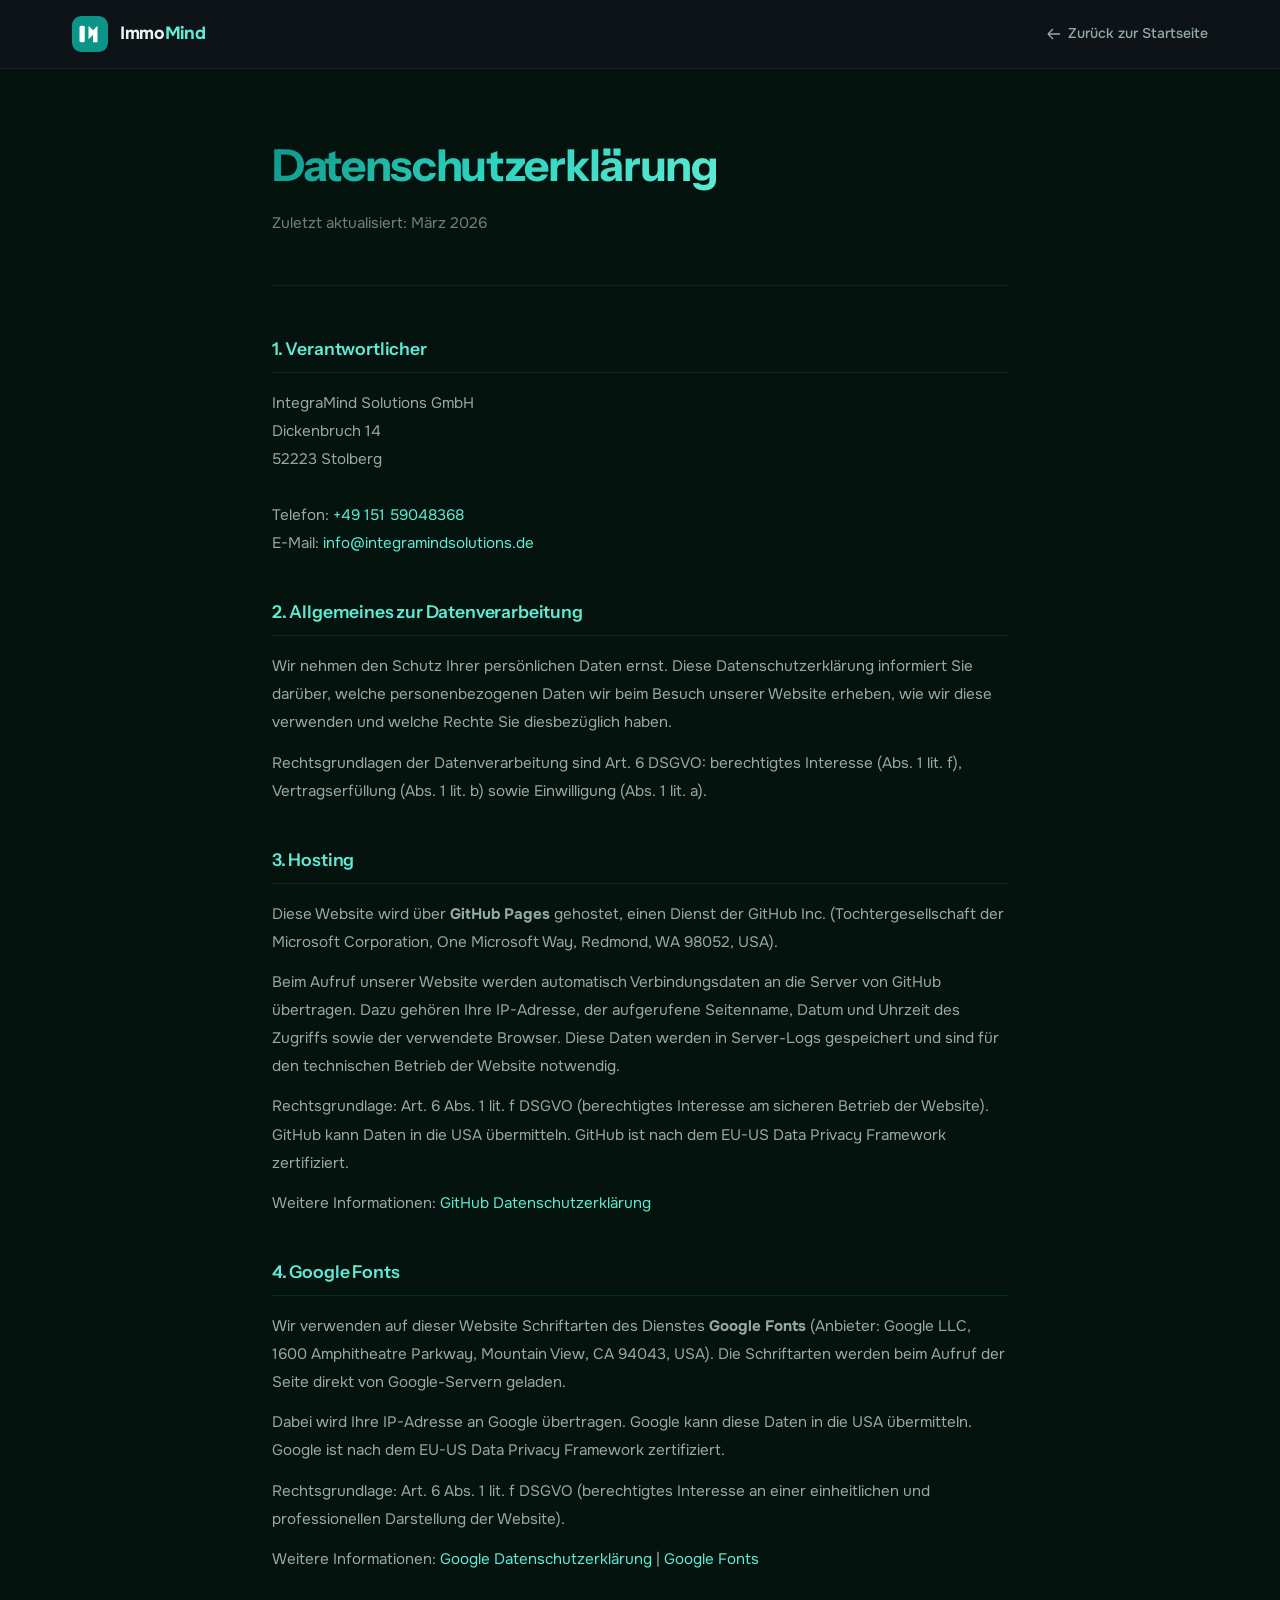
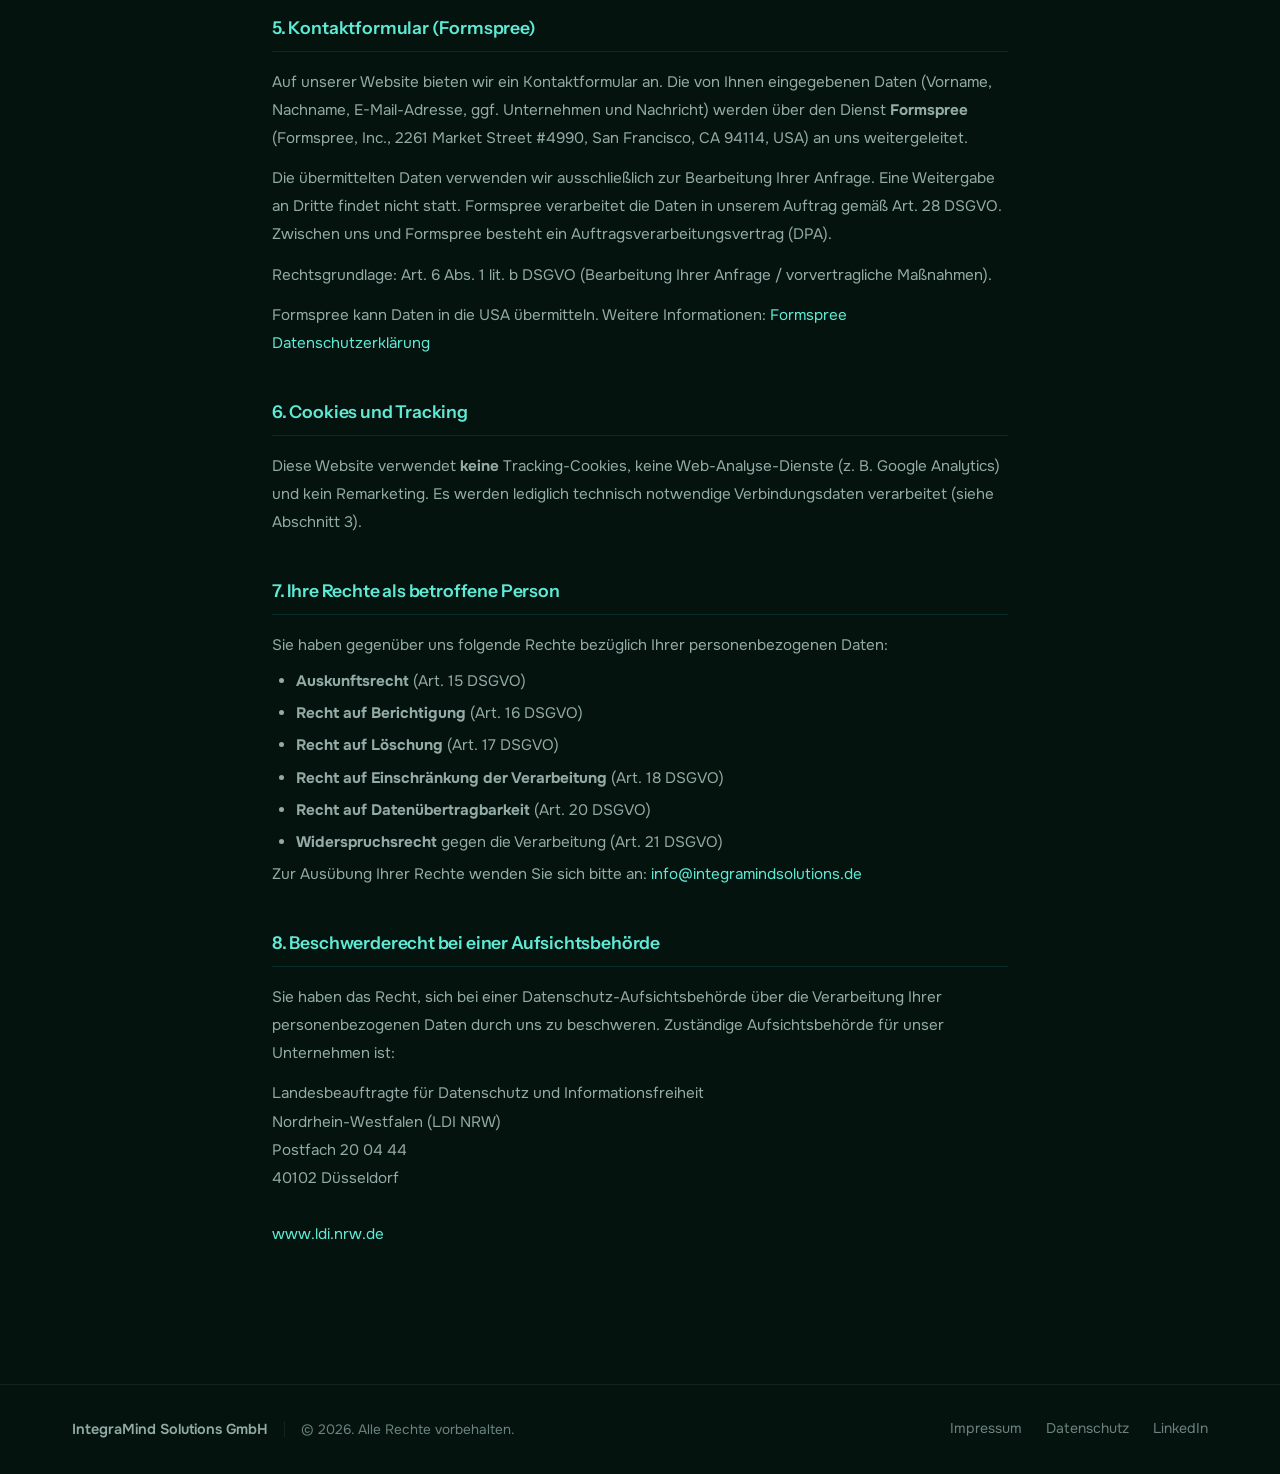
<file: datenschutz/datenschutz.html>
<!DOCTYPE html>
<html lang="de">
<head>
    <meta charset="UTF-8">
    <meta name="viewport" content="width=device-width, initial-scale=1.0">
    <title>Datenschutzerklärung – ImmoMind</title>
    <meta name="robots" content="noindex, nofollow">
    <link rel="icon" href="../icons/immomind-32x32.png" sizes="32x32">
    <link rel="icon" href="../icons/immomind-512x512.png" sizes="512x512">
    <link rel="preconnect" href="https://fonts.googleapis.com">
    <link rel="preconnect" href="https://fonts.gstatic.com" crossorigin>
    <link href="https://fonts.googleapis.com/css2?family=Instrument+Sans:wght@400;500;600;700&family=Onest:wght@400;500;600&display=swap" rel="stylesheet">
    <link rel="stylesheet" href="../style.css">
</head>
<body>

<!-- ─── NAV ─── -->
<nav>
    <div class="container">
        <a href="../index.html" class="nav-logo">
            <svg class="nav-logo-icon" width="36" height="36" viewBox="0 0 48 48" fill="none">
                <rect width="48" height="48" rx="12" fill="#0D9488"/>
                <rect x="10" y="13" width="7" height="22" rx="2" fill="white"/>
                <path d="M22 13L28 19L34 13V35H28V25L22 31V35H22V13Z" fill="white" fill-rule="evenodd"/>
            </svg>
            <span class="nav-logo-text">Immo<span>Mind</span></span>
        </a>
        <a href="../index.html" class="nav-back">
            <svg fill="none" stroke="currentColor" stroke-width="2" viewBox="0 0 24 24"><path d="M10.5 19.5 3 12m0 0 7.5-7.5M3 12h18"/></svg>
            Zurück zur Startseite
        </a>
    </div>
</nav>

<!-- ─── PAGE HEADER ─── -->
<div class="container-narrow">
    <div class="page-header">
        <h1><span class="gradient-text">Datenschutzerklärung</span></h1>
        <p>Zuletzt aktualisiert: März 2026</p>
    </div>

    <div class="legal-content">

        <div class="legal-section">
            <h2>1. Verantwortlicher</h2>
            <address>
                IntegraMind Solutions GmbH<br>
                Dickenbruch 14<br>
                52223 Stolberg<br><br>
                Telefon: <a href="tel:+4915159048368">+49 151 59048368</a><br>
                E-Mail: <a href="mailto:info@integramindsolutions.de">info@integramindsolutions.de</a>
            </address>
        </div>

        <div class="legal-section">
            <h2>2. Allgemeines zur Datenverarbeitung</h2>
            <p>Wir nehmen den Schutz Ihrer persönlichen Daten ernst. Diese Datenschutzerklärung informiert Sie darüber, welche personenbezogenen Daten wir beim Besuch unserer Website erheben, wie wir diese verwenden und welche Rechte Sie diesbezüglich haben.</p>
            <p>Rechtsgrundlagen der Datenverarbeitung sind Art. 6 DSGVO: berechtigtes Interesse (Abs. 1 lit. f), Vertragserfüllung (Abs. 1 lit. b) sowie Einwilligung (Abs. 1 lit. a).</p>
        </div>

        <div class="legal-section">
            <h2>3. Hosting</h2>
            <p>Diese Website wird über <strong>GitHub Pages</strong> gehostet, einen Dienst der GitHub Inc. (Tochtergesellschaft der Microsoft Corporation, One Microsoft Way, Redmond, WA 98052, USA).</p>
            <p>Beim Aufruf unserer Website werden automatisch Verbindungsdaten an die Server von GitHub übertragen. Dazu gehören Ihre IP-Adresse, der aufgerufene Seitenname, Datum und Uhrzeit des Zugriffs sowie der verwendete Browser. Diese Daten werden in Server-Logs gespeichert und sind für den technischen Betrieb der Website notwendig.</p>
            <p>Rechtsgrundlage: Art. 6 Abs. 1 lit. f DSGVO (berechtigtes Interesse am sicheren Betrieb der Website). GitHub kann Daten in die USA übermitteln. GitHub ist nach dem EU-US Data Privacy Framework zertifiziert.</p>
            <p>Weitere Informationen: <a href="https://docs.github.com/en/site-policy/privacy-policies/github-general-privacy-statement" target="_blank" rel="noopener">GitHub Datenschutzerklärung</a></p>
        </div>

        <div class="legal-section">
            <h2>4. Google Fonts</h2>
            <p>Wir verwenden auf dieser Website Schriftarten des Dienstes <strong>Google Fonts</strong> (Anbieter: Google LLC, 1600 Amphitheatre Parkway, Mountain View, CA 94043, USA). Die Schriftarten werden beim Aufruf der Seite direkt von Google-Servern geladen.</p>
            <p>Dabei wird Ihre IP-Adresse an Google übertragen. Google kann diese Daten in die USA übermitteln. Google ist nach dem EU-US Data Privacy Framework zertifiziert.</p>
            <p>Rechtsgrundlage: Art. 6 Abs. 1 lit. f DSGVO (berechtigtes Interesse an einer einheitlichen und professionellen Darstellung der Website).</p>
            <p>Weitere Informationen: <a href="https://policies.google.com/privacy" target="_blank" rel="noopener">Google Datenschutzerklärung</a> | <a href="https://fonts.google.com/about" target="_blank" rel="noopener">Google Fonts</a></p>
        </div>

        <div class="legal-section">
            <h2>5. Kontaktformular (Formspree)</h2>
            <p>Auf unserer Website bieten wir ein Kontaktformular an. Die von Ihnen eingegebenen Daten (Vorname, Nachname, E-Mail-Adresse, ggf. Unternehmen und Nachricht) werden über den Dienst <strong>Formspree</strong> (Formspree, Inc., 2261 Market Street #4990, San Francisco, CA 94114, USA) an uns weitergeleitet.</p>
            <p>Die übermittelten Daten verwenden wir ausschließlich zur Bearbeitung Ihrer Anfrage. Eine Weitergabe an Dritte findet nicht statt. Formspree verarbeitet die Daten in unserem Auftrag gemäß Art. 28 DSGVO. Zwischen uns und Formspree besteht ein Auftragsverarbeitungsvertrag (DPA).</p>
            <p>Rechtsgrundlage: Art. 6 Abs. 1 lit. b DSGVO (Bearbeitung Ihrer Anfrage / vorvertragliche Maßnahmen).</p>
            <p>Formspree kann Daten in die USA übermitteln. Weitere Informationen: <a href="https://formspree.io/legal/privacy-policy" target="_blank" rel="noopener">Formspree Datenschutzerklärung</a></p>
        </div>

        <div class="legal-section">
            <h2>6. Cookies und Tracking</h2>
            <p>Diese Website verwendet <strong>keine</strong> Tracking-Cookies, keine Web-Analyse-Dienste (z. B. Google Analytics) und kein Remarketing. Es werden lediglich technisch notwendige Verbindungsdaten verarbeitet (siehe Abschnitt 3).</p>
        </div>

        <div class="legal-section">
            <h2>7. Ihre Rechte als betroffene Person</h2>
            <p>Sie haben gegenüber uns folgende Rechte bezüglich Ihrer personenbezogenen Daten:</p>
            <ul>
                <li><strong>Auskunftsrecht</strong> (Art. 15 DSGVO)</li>
                <li><strong>Recht auf Berichtigung</strong> (Art. 16 DSGVO)</li>
                <li><strong>Recht auf Löschung</strong> (Art. 17 DSGVO)</li>
                <li><strong>Recht auf Einschränkung der Verarbeitung</strong> (Art. 18 DSGVO)</li>
                <li><strong>Recht auf Datenübertragbarkeit</strong> (Art. 20 DSGVO)</li>
                <li><strong>Widerspruchsrecht</strong> gegen die Verarbeitung (Art. 21 DSGVO)</li>
            </ul>
            <p>Zur Ausübung Ihrer Rechte wenden Sie sich bitte an: <a href="mailto:info@integramindsolutions.de">info@integramindsolutions.de</a></p>
        </div>

        <div class="legal-section">
            <h2>8. Beschwerderecht bei einer Aufsichtsbehörde</h2>
            <p>Sie haben das Recht, sich bei einer Datenschutz-Aufsichtsbehörde über die Verarbeitung Ihrer personenbezogenen Daten durch uns zu beschweren. Zuständige Aufsichtsbehörde für unser Unternehmen ist:</p>
            <address style="margin-top: 0.75rem;">
                Landesbeauftragte für Datenschutz und Informationsfreiheit<br>
                Nordrhein-Westfalen (LDI NRW)<br>
                Postfach 20 04 44<br>
                40102 Düsseldorf<br><br>
                <a href="https://www.ldi.nrw.de" target="_blank" rel="noopener">www.ldi.nrw.de</a>
            </address>
        </div>

    </div>
</div>

<!-- ─── FOOTER ─── -->
<footer>
    <div class="container">
        <div class="footer-content">
            <div class="footer-left">
                <span class="footer-brand">IntegraMind Solutions GmbH</span>
                <div class="footer-divider"></div>
                <span class="footer-copy">© 2026. Alle Rechte vorbehalten.</span>
            </div>
            <div class="footer-links">
                <a href="../impressum/impressum.html">Impressum</a>
                <a href="datenschutz.html">Datenschutz</a>
                <a href="https://www.linkedin.com/company/integramind-solutions-gmbh/posts/?feedView=all" target="_blank" rel="noopener">LinkedIn</a>
            </div>
        </div>
    </div>
</footer>

</body>
</html>
</file>
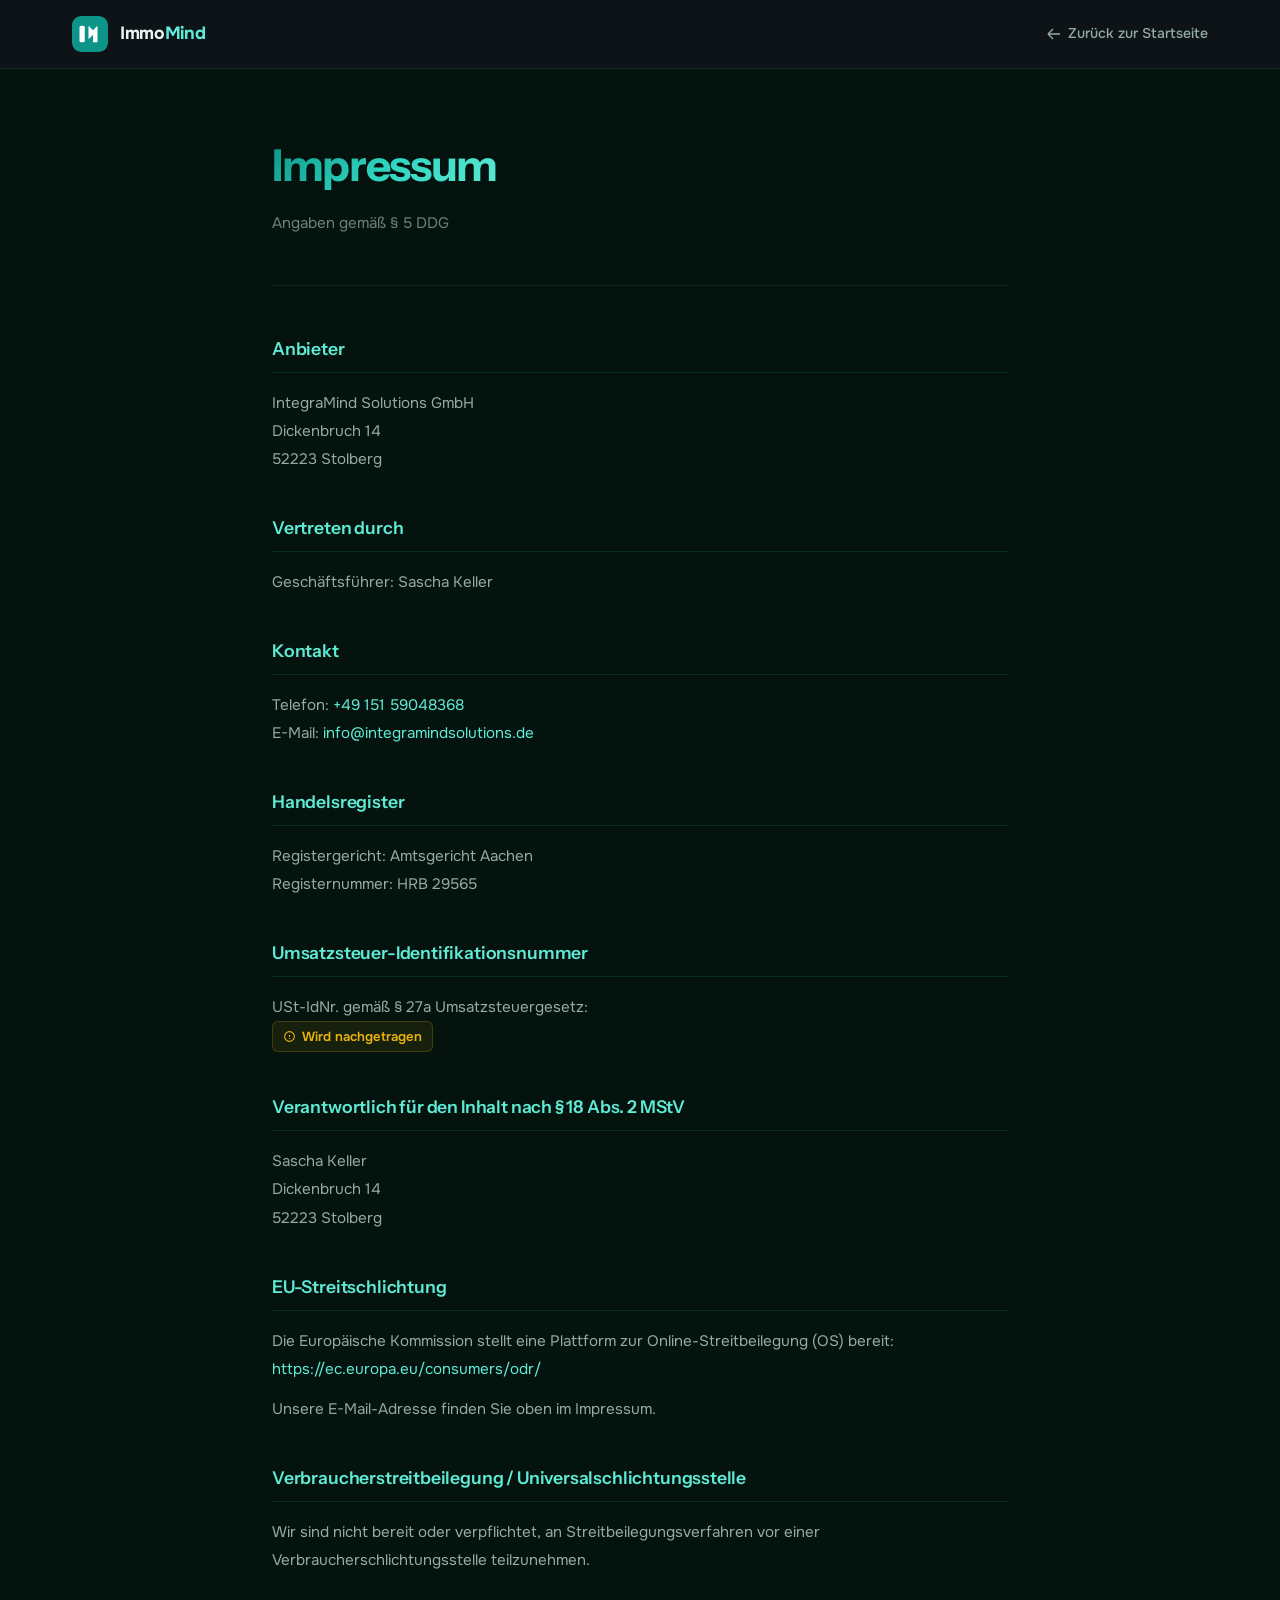
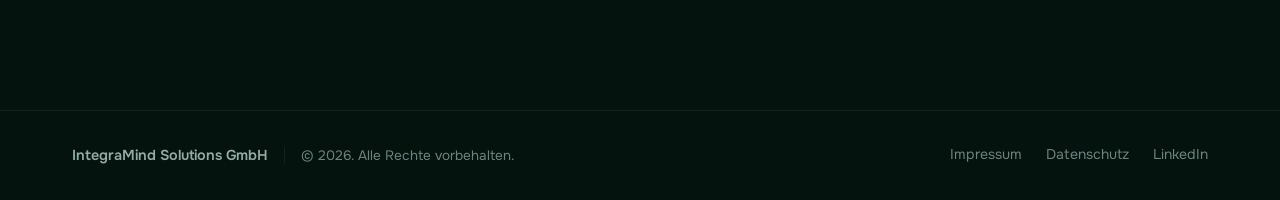
<file: impressum/impressum.html>
<!DOCTYPE html>
<html lang="de">
<head>
    <meta charset="UTF-8">
    <meta name="viewport" content="width=device-width, initial-scale=1.0">
    <title>Impressum – ImmoMind</title>
    <meta name="robots" content="noindex, nofollow">
    <link rel="icon" href="../icons/immomind-32x32.png" sizes="32x32">
    <link rel="icon" href="../icons/immomind-512x512.png" sizes="512x512">
    <link rel="preconnect" href="https://fonts.googleapis.com">
    <link rel="preconnect" href="https://fonts.gstatic.com" crossorigin>
    <link href="https://fonts.googleapis.com/css2?family=Instrument+Sans:wght@400;500;600;700&family=Onest:wght@400;500;600&display=swap" rel="stylesheet">
    <link rel="stylesheet" href="../style.css">
</head>
<body>

<!-- ─── NAV ─── -->
<nav>
    <div class="container">
        <a href="../index.html" class="nav-logo">
            <svg class="nav-logo-icon" width="36" height="36" viewBox="0 0 48 48" fill="none">
                <rect width="48" height="48" rx="12" fill="#0D9488"/>
                <rect x="10" y="13" width="7" height="22" rx="2" fill="white"/>
                <path d="M22 13L28 19L34 13V35H28V25L22 31V35H22V13Z" fill="white" fill-rule="evenodd"/>
            </svg>
            <span class="nav-logo-text">Immo<span>Mind</span></span>
        </a>
        <a href="../index.html" class="nav-back">
            <svg fill="none" stroke="currentColor" stroke-width="2" viewBox="0 0 24 24"><path d="M10.5 19.5 3 12m0 0 7.5-7.5M3 12h18"/></svg>
            Zurück zur Startseite
        </a>
    </div>
</nav>

<!-- ─── PAGE HEADER ─── -->
<div class="container-narrow">
    <div class="page-header">
        <h1><span class="gradient-text">Impressum</span></h1>
        <p>Angaben gemäß § 5 DDG</p>
    </div>

    <div class="legal-content">

        <div class="legal-section">
            <h2>Anbieter</h2>
            <address>
                IntegraMind Solutions GmbH<br>
                Dickenbruch 14<br>
                52223 Stolberg
            </address>
        </div>

        <div class="legal-section">
            <h2>Vertreten durch</h2>
            <p>Geschäftsführer: Sascha Keller</p>
        </div>

        <div class="legal-section">
            <h2>Kontakt</h2>
            <p>
                Telefon: <a href="tel:+4915159048368">+49 151 59048368</a><br>
                E-Mail: <a href="mailto:info@integramindsolutions.de">info@integramindsolutions.de</a>
            </p>
        </div>

        <div class="legal-section">
            <h2>Handelsregister</h2>
            <p>
                Registergericht: Amtsgericht Aachen<br>
                Registernummer: HRB 29565
            </p>
        </div>

        <div class="legal-section">
            <h2>Umsatzsteuer-Identifikationsnummer</h2>
            <p>
                USt-IdNr. gemäß § 27a Umsatzsteuergesetz:<br>
                <span class="legal-placeholder">
                    <svg fill="none" stroke="currentColor" stroke-width="2" viewBox="0 0 24 24"><path d="M12 9v3.75m9-.75a9 9 0 1 1-18 0 9 9 0 0 1 18 0Zm-9 3.75h.008v.008H12v-.008Z"/></svg>
                    Wird nachgetragen
                </span>
            </p>
        </div>

        <div class="legal-section">
            <h2>Verantwortlich für den Inhalt nach § 18 Abs. 2 MStV</h2>
            <p>
                Sascha Keller<br>
                Dickenbruch 14<br>
                52223 Stolberg
            </p>
        </div>

        <div class="legal-section">
            <h2>EU-Streitschlichtung</h2>
            <p>Die Europäische Kommission stellt eine Plattform zur Online-Streitbeilegung (OS) bereit: <a href="https://ec.europa.eu/consumers/odr/" target="_blank" rel="noopener">https://ec.europa.eu/consumers/odr/</a></p>
            <p>Unsere E-Mail-Adresse finden Sie oben im Impressum.</p>
        </div>

        <div class="legal-section">
            <h2>Verbraucherstreitbeilegung / Universalschlichtungsstelle</h2>
            <p>Wir sind nicht bereit oder verpflichtet, an Streitbeilegungsverfahren vor einer Verbraucherschlichtungsstelle teilzunehmen.</p>
        </div>

    </div>
</div>

<!-- ─── FOOTER ─── -->
<footer>
    <div class="container">
        <div class="footer-content">
            <div class="footer-left">
                <span class="footer-brand">IntegraMind Solutions GmbH</span>
                <div class="footer-divider"></div>
                <span class="footer-copy">© 2026. Alle Rechte vorbehalten.</span>
            </div>
            <div class="footer-links">
                <a href="impressum.html">Impressum</a>
                <a href="../datenschutz/datenschutz.html">Datenschutz</a>
                <a href="https://www.linkedin.com/company/integramind-solutions-gmbh/posts/?feedView=all" target="_blank" rel="noopener">LinkedIn</a>
            </div>
        </div>
    </div>
</footer>

</body>
</html>
</file>
<file: style.css>
:root {
    --primary:        #5EEAD4;
    --secondary:      #0D9488;
    --accent:         #2DD4BF;
    --dark-bg:        #05130F;
    --dark-surface:   #0A231D;
    --dark-card:      #0A231D;
    --dark-border:    rgba(94, 148, 136, 0.14);
    --text-primary:   #E9F4F1;
    --text-secondary: #93ABA5;
    --text-muted:     #6B837E;
    --gradient-brand: linear-gradient(135deg, #0D9488, #2DD4BF, #5EEAD4);
}

* { margin: 0; padding: 0; box-sizing: border-box; }

html {
    scroll-behavior: smooth;
    scrollbar-width: thin;
    scrollbar-color: var(--primary) var(--dark-bg);
}

body {
    font-family: 'Onest', -apple-system, BlinkMacSystemFont, 'Segoe UI', sans-serif;
    background: var(--dark-bg);
    color: var(--text-primary);
    line-height: 1.7;
    -webkit-font-smoothing: antialiased;
    overflow-x: hidden;
}

.container {
    max-width: 1200px;
    margin: 0 auto;
    padding: 0 2rem;
}

.container-narrow {
    max-width: 800px;
    margin: 0 auto;
    padding: 0 2rem;
}

.gradient-text {
    background: var(--gradient-brand);
    -webkit-background-clip: text;
    -webkit-text-fill-color: transparent;
    background-clip: text;
}

nav {
    position: fixed;
    top: 0; left: 0; right: 0;
    z-index: 1000;
    padding: 1rem 0;
    background: rgba(15, 20, 25, 0.9);
    backdrop-filter: blur(20px);
    -webkit-backdrop-filter: blur(20px);
    border-bottom: 1px solid var(--dark-border);
    transition: all 0.3s ease;
}

nav .container {
    display: flex;
    justify-content: space-between;
    align-items: center;
}

.nav-logo {
    display: flex;
    align-items: center;
    gap: 0.75rem;
    text-decoration: none;
    color: var(--text-primary);
}

.nav-logo-icon {
    width: 36px;
    height: 36px;
    border-radius: 8px;
    flex-shrink: 0;
}

.nav-logo-text {
    font-family: 'Onest', -apple-system, BlinkMacSystemFont, 'Segoe UI', sans-serif;
    font-size: 1.1rem;
    font-weight: 700;
    letter-spacing: -0.02em;
}

.nav-logo-text span { color: var(--primary); }

.nav-back {
    display: inline-flex;
    align-items: center;
    gap: 0.4rem;
    color: var(--text-secondary);
    text-decoration: none;
    font-size: 0.88rem;
    font-weight: 500;
    transition: color 0.2s;
}

.nav-back:hover { color: var(--text-primary); }
.nav-back svg { width: 16px; height: 16px; }

.page-header {
    padding: 8rem 0 3rem;
    border-bottom: 1px solid var(--dark-border);
    margin-bottom: 3rem;
}

.page-header h1 {
    font-family: 'Instrument Sans', 'Helvetica Neue', Arial, sans-serif;
    font-size: clamp(2rem, 4vw, 2.75rem);
    font-weight: 700;
    letter-spacing: -0.03em;
    margin-bottom: 0.5rem;
}

.page-header p { color: var(--text-muted); font-size: 0.95rem; }

.legal-content { padding-bottom: 6rem; }

.legal-section { margin-bottom: 2.5rem; }

.legal-section h2 {
    font-family: 'Instrument Sans', 'Helvetica Neue', Arial, sans-serif;
    font-size: 1.1rem;
    font-weight: 600;
    color: var(--primary);
    margin-bottom: 1rem;
    padding-bottom: 0.5rem;
    border-bottom: 1px solid rgba(13, 148, 136, 0.2);
    letter-spacing: -0.01em;
}

.legal-section p,
.legal-section address {
    font-style: normal;
    color: var(--text-secondary);
    font-size: 0.95rem;
    line-height: 1.85;
}

.legal-section p + p { margin-top: 0.75rem; }

.legal-section ul {
    color: var(--text-secondary);
    font-size: 0.95rem;
    line-height: 1.85;
    padding-left: 1.5rem;
    margin-top: 0.5rem;
}

.legal-section li { margin-bottom: 0.25rem; }

.legal-section a {
    color: var(--primary);
    text-decoration: none;
    transition: color 0.2s;
}

.legal-section a:hover { color: var(--accent); }

.legal-placeholder {
    display: inline-flex;
    align-items: center;
    gap: 0.35rem;
    background: rgba(234, 179, 8, 0.08);
    border: 1px solid rgba(234, 179, 8, 0.2);
    color: #eab308;
    padding: 0.15rem 0.65rem;
    border-radius: 6px;
    font-size: 0.82rem;
    font-weight: 600;
}

.legal-placeholder svg { width: 13px; height: 13px; }

footer {
    border-top: 1px solid var(--dark-border);
    padding: 2rem 0;
}

.footer-content {
    display: flex;
    justify-content: space-between;
    align-items: center;
    gap: 1rem;
    flex-wrap: wrap;
}

.footer-left {
    display: flex;
    align-items: center;
    gap: 1rem;
}

.footer-brand {
    font-weight: 600;
    font-size: 0.9rem;
    color: var(--text-secondary);
}

.footer-divider {
    width: 1px;
    height: 1rem;
    background: var(--dark-border);
}

.footer-copy {
    font-size: 0.85rem;
    color: var(--text-muted);
}

.footer-links {
    display: flex;
    gap: 1.5rem;
}

.footer-links a {
    color: var(--text-muted);
    text-decoration: none;
    font-size: 0.88rem;
    transition: color 0.2s;
}

.footer-links a:hover { color: var(--text-primary); }

@media (max-width: 600px) {
    .container, .container-narrow { padding: 0 1.25rem; }
    .footer-content { flex-direction: column; align-items: flex-start; gap: 0.75rem; }
    .page-header { padding: 7rem 0 2.5rem; }
}
</file>
